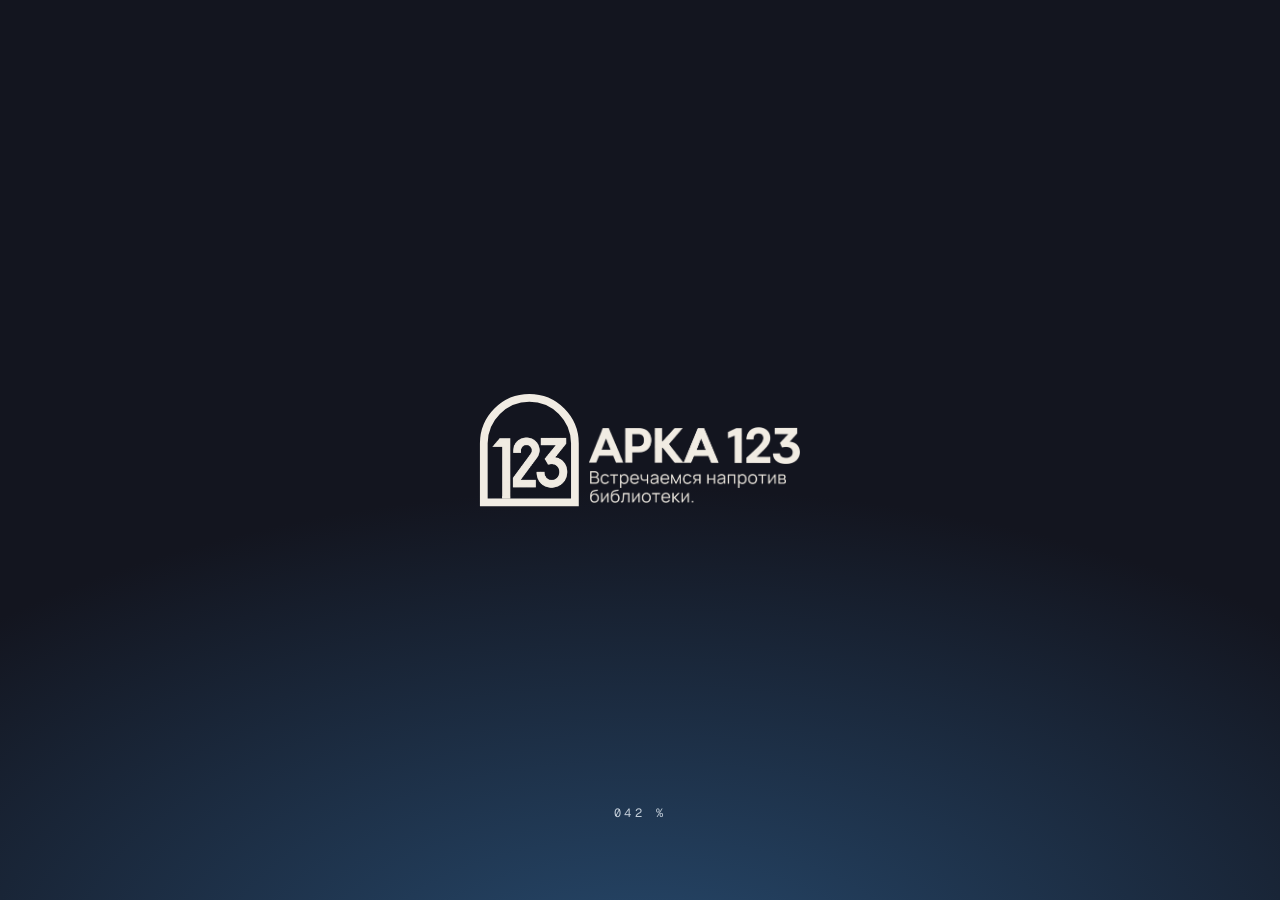
<file: index.html>
<!doctype html>
<html lang="ru" class="is-loading">
<head>
  <meta charset="utf-8">
  <meta name="viewport" content="width=device-width, initial-scale=1, viewport-fit=cover">
  <title>АРКА&nbsp;123&nbsp;— зал для&nbsp;мастер-классов напротив Национальной библиотеки</title>
  <meta name="description" content="Аренда зала 123 м² для мастер-классов, лекций и семинаров в Минске. Арочные окна с видом на Национальную библиотеку, потолки 4,5 м, проектор. Мстиславца, 10.">
  <meta name="theme-color" content="#13151F">
  <meta property="og:title" content="АРКА 123 — встречаемся напротив библиотеки">
  <meta property="og:description" content="Зал 123 м² для мастер-классов и семинаров с видом на Национальную библиотеку.">
  <meta property="og:image" content="assets/img/place/hall-wide.jpg">
  <link rel="icon" href="assets/img/favicon.svg" type="image/svg+xml">
  <link rel="preconnect" href="https://fonts.googleapis.com">
  <link rel="preconnect" href="https://fonts.gstatic.com" crossorigin>
  <link rel="stylesheet" href="https://fonts.googleapis.com/css2?family=Manrope:wght@400;600&family=Geist:wght@400;500&family=Geist+Mono:wght@400;500&display=swap">
  <link rel="stylesheet" href="css/style.css">
  <script src="js/logo.js" defer></script>
  <script src="js/scenes.js" defer></script>
  <script src="js/gallery.js" defer></script>
  <script src="js/main.js" defer></script>
  <script src="js/cursor.js" defer></script>
</head>
<body>
  <!-- Прелоадер: анимация логотипа (задание 1) -->
  <div class="loader" id="loader" role="status" aria-label="Загрузка">
    <div class="lockup" data-logo data-logo-portal></div>
    <div class="loader__count" aria-hidden="true">000&nbsp;%</div>
  </div>
  <noscript><style>.loader{display:none}.reveal>*,.reveal-self{opacity:1!important;transform:none!important;filter:none!important}</style></noscript>

  <a class="skip-link" href="#main">Перейти к&nbsp;содержимому</a>

  <header class="site-header">
    <a class="brand" href="#top" aria-label="АРКА 123, в начало">
      <span class="lockup" data-logo data-logo-hover></span>
    </a>
    <nav class="site-nav" id="site-nav" aria-label="Основная навигация">
      <a href="#top">Главная</a>
      <a href="#about">О&nbsp;зале</a>
      <a href="#room">Помещение</a>
      <a href="#formats">Форматы</a>
      <a href="#gallery">Галерея</a>
      <a href="#tariffs">Тарифы</a>
      <a href="#reviews">Отзывы</a>
      <a href="#contacts">Контакты</a>
    </nav>
    <a class="btn btn--small" href="#contacts">Забронировать</a>
    <button class="nav-toggle" type="button" aria-controls="site-nav" aria-expanded="false" aria-label="Меню">
      <span></span><span></span>
    </button>
  </header>

  <!-- Фон всего сайта: видео с Аркадием (задание 4, сделано в Kling).
       0 с — Аркадий на променаде у библиотеки → окно фасада разгорается порталом →
       вспышка → Аркадий в зале → камера поворачивает к окнам. 10 с. -->
  <div class="stage" data-video="assets/video/arkadiy.mp4" data-video-mobile="assets/video/arkadiy-m.mp4" aria-hidden="true">
    <div class="stage__shade"></div>
    <div class="stage__dim"></div>
  </div>

  <!-- Сцены. data-t — секунда видео, где сцена стоит на паузе;
       data-still — стоп-кадр этой секунды (пока видео грузится, без видео, «меньше движения»);
       data-bg — фото поверх видео (для сцен после конца ролика);
       data-side — сторона плашки; data-mx — какая часть кадра видна на телефоне (object-position по X);
       data-dur — длительность перехода в сцену; data-dim — приглушить светлый кадр. -->
  <main id="main" class="scenes">

    <section class="scene scene--hero" id="top" data-t="0" data-still="assets/img/stills/t-0.jpg" data-mx="50" data-mx-wide="25" data-name="Встреча">
      <div class="scene__panel scene__panel--bare reveal">
        <p class="eyebrow eyebrow--portal">Зал для&nbsp;мастер-классов · Минск</p>
        <h1>Встречаемся напротив библиотеки</h1>
        <p class="lead">123&nbsp;м² света, огромные арочные окна и&nbsp;вид на&nbsp;Национальную библиотеку. Листайте&nbsp;— Аркадий откроет вам дверь.</p>
        <div class="actions">
          <a class="btn" href="#contacts">Забронировать зал</a>
          <a class="btn btn--ghost" href="#room">Зал в&nbsp;3D</a>
        </div>
      </div>
    </section>

    <section class="scene" id="portal" data-t="2.15" data-still="assets/img/stills/t-2.15.jpg" data-mx="66" data-dur="2.2" data-name="Портал">
      <div class="scene__panel scene__panel--narrow reveal">
        <p class="eyebrow eyebrow--portal">Хранитель порталов</p>
        <h2>Одна арка&nbsp;— и&nbsp;вы уже в&nbsp;зале</h2>
        <p class="lead">Аркадий открывает двери туда, где встречаются мастера. Его портал&nbsp;— наше арочное окно 4&nbsp;×&nbsp;3&nbsp;метра.</p>
      </div>
    </section>

    <!-- Фирменный герой на сайте — проводник по залу. Описание идеи персонажа (задание 2) — в материалах к сдаче -->
    <section class="scene" id="arkadiy" data-t="5.04" data-still="assets/img/stills/t-5.04.jpg" data-mx="12" data-side="right" data-dur="2.2" data-dim data-name="Аркадий">
      <div class="scene__panel scene__panel--narrow reveal">
        <p class="eyebrow eyebrow--portal">Ваш проводник</p>
        <h2>Аркадий встретит вас у&nbsp;входа</h2>
        <p class="lead">Покажет зал, поможет с&nbsp;расстановкой и&nbsp;проектором&nbsp;— вам останется только начать.</p>
      </div>
    </section>

    <section class="scene" id="about" data-t="9.9" data-still="assets/img/stills/t-9.9.jpg" data-mx="60" data-dur="2.6" data-dim data-name="О зале">
      <div class="scene__panel reveal">
        <p class="eyebrow">Об&nbsp;АРКА&nbsp;123</p>
        <h2>Светлый зал, в&nbsp;котором хочется учиться</h2>
        <p class="lead">Пространство для&nbsp;мастер-классов, лекций, тренингов и&nbsp;стратегических сессий на&nbsp;первой линии у&nbsp;Национальной библиотеки.</p>
        <p>Название&nbsp;— это и&nbsp;есть адрес: здание из&nbsp;двух высоких домов соединено аркой, а&nbsp;через неё с&nbsp;променада открывается вид на&nbsp;библиотеку. Цифры 123&nbsp;— площадь зала в&nbsp;квадратных метрах.</p>
        <ul class="facts" aria-label="Цифры о зале">
          <li><b>123&nbsp;м²</b><span>без&nbsp;перегородок</span></li>
          <li><b>4,5&nbsp;м</b><span>потолки</span></li>
          <li><b>4&nbsp;×&nbsp;3&nbsp;м</b><span>арочные окна</span></li>
          <li><b>до&nbsp;85</b><span>гостей</span></li>
        </ul>
      </div>
    </section>

    <!-- Наше помещение: 3D (задание 3) -->
    <section class="scene" id="room" data-t="10" data-dur="1" data-dim data-name="Помещение">
      <div class="scene__panel scene__panel--wide reveal">
        <div class="panel-head">
          <div>
            <p class="eyebrow">Наше помещение</p>
            <h2>Покрутите зал и&nbsp;выберите расстановку</h2>
          </div>
          <a class="link-mono" href="room3d/index.html#entry" target="_blank" rel="noopener" data-room-full>Открыть на&nbsp;весь экран ↗</a>
        </div>
        <div class="room3d">
          <iframe data-room3d="room3d/index.html#entry" title="Зал АРКА 123 в 3D: пустой, мастер-класс, большой стол, отдельные столы" allowfullscreen></iframe>
          <button class="btn btn--small room3d__close" type="button" data-room-close>Свернуть ✕</button>
        </div>
      </div>
    </section>

    <!-- Наши услуги и цены -->
    <section class="scene" id="formats" data-t="10" data-bg="assets/img/hall/07.jpg" data-dim data-name="Форматы">
      <div class="scene__panel scene__panel--wide reveal">
        <div class="panel-head">
          <div>
            <p class="eyebrow">Наши услуги и&nbsp;цены</p>
            <h2>Под&nbsp;любой формат</h2>
          </div>
          <p class="hint">Мебель расставим заранее&nbsp;— вы приходите, когда всё готово.</p>
        </div>
        <ul class="cards cards--4">
          <li class="card">
            <h3>Мастер-класс и&nbsp;лекция</h3>
            <p>Ряды стульев, экран и&nbsp;проектор у&nbsp;глухой стены&nbsp;— свет из&nbsp;окон не&nbsp;засвечивает слайды.</p>
            <p class="card__meta"><span>до&nbsp;85&nbsp;гостей</span><b>от&nbsp;70&nbsp;BYN / час</b></p>
          </li>
          <li class="card">
            <h3>Воркшоп</h3>
            <p>Шесть столов по&nbsp;шесть мест, флипчарт в&nbsp;центре зала для&nbsp;ведущего.</p>
            <p class="card__meta"><span>до&nbsp;36&nbsp;гостей</span><b>от&nbsp;70&nbsp;BYN / час</b></p>
          </li>
          <li class="card">
            <h3>Стратегическая сессия</h3>
            <p>Один стол 7,4&nbsp;м вдоль окон, вода и&nbsp;блокноты на&nbsp;каждом месте.</p>
            <p class="card__meta"><span>до&nbsp;22&nbsp;гостей</span><b>от&nbsp;80&nbsp;BYN / час</b></p>
          </li>
          <li class="card">
            <h3>Фото- и&nbsp;видеосъёмка</h3>
            <p>Мягкий дневной свет из&nbsp;арочных окон и&nbsp;паркет «ёлочкой» в&nbsp;кадре.</p>
            <p class="card__meta"><span>пустой зал</span><b>от&nbsp;60&nbsp;BYN / час</b></p>
          </li>
        </ul>
      </div>
    </section>

    <!-- Фотогалерея -->
    <section class="scene" id="gallery" data-t="10" data-bg="assets/img/hall/04.jpg" data-dim data-name="Галерея">
      <div class="scene__panel scene__panel--wide reveal">
        <div class="panel-head">
          <div>
            <p class="eyebrow">Фотогалерея</p>
            <h2>Зал без&nbsp;фильтров</h2>
          </div>
          <p class="hint">Наведите курсор к&nbsp;краю ленты или нажмите на&nbsp;фото. На&nbsp;телефоне&nbsp;— свайп по&nbsp;ленте.</p>
        </div>
        <div class="gallery">
          <div class="gallery__track" id="gallery-track" tabindex="0" aria-label="Фотографии зала: листайте стрелками влево и вправо">
            <img data-src="assets/img/hall/01.jpg" alt="Вид на Национальную библиотеку">
            <img data-src="assets/img/hall/02.jpg" alt="Потолки 4,5 метра">
            <img data-src="assets/img/hall/03.jpg" alt="33 светильника">
            <img data-src="assets/img/hall/04.jpg" alt="Два арочных окна">
            <img data-src="assets/img/hall/05.jpg" alt="Окна 4 × 3 метра">
            <img data-src="assets/img/hall/06.jpg" alt="Сервисная ниша">
            <img data-src="assets/img/hall/07.jpg" alt="123 м² без перегородок">
            <img data-src="assets/img/hall/08.jpg" alt="Много дневного света">
            <img data-src="assets/img/hall/09.jpg" alt="Стеклянная стена">
            <img data-src="assets/img/hall/10.jpg" alt="Вход из холла">
            <img data-src="assets/img/hall/11.jpg" alt="Коридор этажа">
          </div>
          <div class="gallery__meta"><span class="gallery__cap" id="gallery-cap">Вид на&nbsp;Национальную библиотеку</span><span id="gallery-num">01&nbsp;/ 11</span></div>
        </div>
      </div>
    </section>

    <!-- Тарифы и услуги -->
    <section class="scene" id="tariffs" data-t="10" data-bg="assets/img/hall/03.jpg" data-dim data-name="Тарифы">
      <div class="scene__panel scene__panel--wide scene__panel--tariffs reveal">
        <div class="panel-head">
          <div>
            <p class="eyebrow">Тарифы и&nbsp;услуги</p>
            <h2>Платите только за&nbsp;своё время</h2>
          </div>
          <p class="hint">Во&nbsp;все тарифы входят проектор с&nbsp;экраном, флипчарт, Wi-Fi, мебель и&nbsp;кулер с&nbsp;водой.</p>
        </div>
        <div class="cards cards--4">
          <article class="card">
            <h3>Почасовой</h3>
            <p class="price"><b>70</b> BYN / час</p>
            <ul><li>Минимум 2&nbsp;часа</li><li>Будни и&nbsp;выходные</li></ul>
          </article>
          <article class="card card--accent">
            <p class="card__badge">Чаще всего берут</p>
            <h3>Полдня</h3>
            <p class="price"><b>250</b> BYN / 4&nbsp;часа</p>
            <ul><li>9:00–13:00&nbsp;или 14:00–18:00</li><li>30&nbsp;минут на&nbsp;подготовку бесплатно</li></ul>
          </article>
          <article class="card">
            <h3>Весь день</h3>
            <p class="price"><b>450</b> BYN / 9&nbsp;часов</p>
            <ul><li>С&nbsp;9:00&nbsp;до&nbsp;18:00</li><li>Смена расстановки в&nbsp;перерыве</li></ul>
          </article>
          <article class="card">
            <h3>Регулярный</h3>
            <p class="price"><b>−15%</b> от&nbsp;тарифа</p>
            <ul><li>От&nbsp;4&nbsp;мероприятий в&nbsp;месяц</li><li>Хранение реквизита</li></ul>
          </article>
        </div>
        <ul class="extras" aria-label="Дополнительные услуги">
          <li><span>Кофе-брейк</span><b>от&nbsp;12&nbsp;BYN / гость</b></li>
          <li><span>Микрофоны и&nbsp;акустика</span><b>30&nbsp;BYN</b></li>
          <li><span>Онлайн-трансляция</span><b>80&nbsp;BYN</b></li>
          <li><span>Фотограф</span><b>от&nbsp;150&nbsp;BYN</b></li>
        </ul>
      </div>
    </section>

    <!-- Отзывы -->
    <section class="scene" id="reviews" data-t="10" data-bg="assets/img/hall/05.jpg" data-dim data-name="Отзывы">
      <div class="scene__panel scene__panel--wide reveal">
        <p class="eyebrow">Отзывы</p>
        <h2>Нас выбирают мастера</h2>
        <div class="cards cards--3">
          <figure class="card review">
            <blockquote>Проводила курс по&nbsp;акварели: свет из&nbsp;окон такой, что лампы не&nbsp;включали до&nbsp;вечера. Ученики первым делом фотографировали библиотеку.</blockquote>
            <figcaption><b>Ольга</b><span>мастер-класс по&nbsp;акварели, 18&nbsp;человек</span></figcaption>
          </figure>
          <figure class="card review">
            <blockquote>Стратегическая сессия на&nbsp;20&nbsp;человек за&nbsp;одним столом. Проектор не&nbsp;пришлось подстраивать&nbsp;— всё уже стояло.</blockquote>
            <figcaption><b>Дмитрий</b><span>руководитель отдела, IT-компания</span></figcaption>
          </figure>
          <figure class="card review">
            <blockquote>Лекция на&nbsp;70&nbsp;гостей&nbsp;— и&nbsp;не&nbsp;душно: потолки высокие. Место легко объяснить: «напротив библиотеки»&nbsp;— и&nbsp;все нашли.</blockquote>
            <figcaption><b>Анна</b><span>организатор лекториев</span></figcaption>
          </figure>
        </div>
      </div>
    </section>

    <!-- Контакты и бронирование: финал снова у библиотеки — плашка справа, Аркадий и библиотека открыты -->
    <section class="scene" id="contacts" data-t="10" data-bg="assets/img/place/promenade-evening.jpg" data-mx-wide="25" data-name="Контакты">
      <div class="scene__panel scene__panel--contacts reveal">
        <p class="eyebrow eyebrow--portal">Контакты</p>
        <h2>Встречаемся напротив библиотеки</h2>
        <ul class="contact-list">
          <li><span>Адрес</span><a href="https://yandex.by/maps/?text=%D0%9C%D0%B8%D0%BD%D1%81%D0%BA%2C%20%D0%9C%D1%81%D1%82%D0%B8%D1%81%D0%BB%D0%B0%D0%B2%D1%86%D0%B0%2C%2010" target="_blank" rel="noopener">Минск, ул.&nbsp;Мстиславца,&nbsp;10</a></li>
          <li><span>Телефон</span><a href="tel:+375290000123">+375&nbsp;29&nbsp;000-01-23</a></li>
          <li><span>Почта</span><a href="mailto:hello@arka123.by">hello@arka123.by</a></li>
          <li><span>Часы</span><div>Ежедневно <time>8:00–22:00</time></div></li>
        </ul>
        <!-- на телефоне форма свёрнута за кнопкой, чтобы плашка не закрывала лицо Аркадия -->
        <div class="contact-actions">
          <button class="btn book-toggle" type="button" aria-expanded="false" aria-controls="book-form">Оставить заявку</button>
          <a class="btn btn--ghost" href="tel:+375290000123">Позвонить</a>
        </div>
        <form class="book-form" id="book-form" novalidate>
          <div class="book-form__head"><h3 class="book-form__title">Заявка на&nbsp;бронирование</h3><button class="book-back" type="button">← Контакты</button></div>
          <div class="book-form__row">
            <label>Имя<input name="name" autocomplete="name" required></label>
            <label>Телефон<input name="phone" type="tel" autocomplete="tel" required placeholder="+375"></label>
          </div>
          <div class="book-form__row book-form__row--submit">
            <label>Дата<input name="date" type="date" required></label>
            <button class="btn" type="submit">Забронировать</button>
          </div>
          <p class="form-done" hidden tabindex="-1">Спасибо! Аркадий уже открывает портал&nbsp;— перезвоним в&nbsp;течение часа.</p>
        </form>
      </div>
    </section>

    <!-- Футер (бриф: хедер / футер) — последний шаг после «Контактов»: тот же вечерний кадр, снизу визитка с колонками -->
    <section class="scene scene--footer" id="footer" data-t="10" data-bg="assets/img/place/promenade-evening.jpg" data-mx-wide="25" data-dur=".8" data-name="Футер">
      <footer class="scene__panel scene__panel--wide site-footer reveal">
        <div class="site-footer__cols">
          <div class="site-footer__brand">
            <a class="site-footer__logo" href="#top" aria-label="АРКА 123, в начало"><span class="lockup" data-logo></span></a>
            <p>Зал 123&nbsp;м² с&nbsp;арочными окнами для&nbsp;мастер-классов, лекций и&nbsp;семинаров</p>
          </div>
          <nav class="site-footer__col" aria-label="Зал">
            <p class="site-footer__lbl">Зал</p>
            <a href="#about">О&nbsp;зале</a>
            <a href="#room">Помещение в&nbsp;3D</a>
            <a href="#gallery">Галерея</a>
          </nav>
          <nav class="site-footer__col" aria-label="Аренда">
            <p class="site-footer__lbl">Аренда</p>
            <a href="#formats">Форматы</a>
            <a href="#tariffs">Тарифы</a>
            <a href="#reviews">Отзывы</a>
          </nav>
          <div class="site-footer__col">
            <p class="site-footer__lbl">Контакты</p>
            <a class="site-footer__strong" href="tel:+375290000123">+375&nbsp;29&nbsp;000-01-23</a>
            <a href="mailto:hello@arka123.by">hello@arka123.by</a>
            <a href="https://yandex.by/maps/?text=%D0%9C%D0%B8%D0%BD%D1%81%D0%BA%2C%20%D0%9C%D1%81%D1%82%D0%B8%D1%81%D0%BB%D0%B0%D0%B2%D1%86%D0%B0%2C%2010" target="_blank" rel="noopener">Минск, ул.&nbsp;Мстиславца,&nbsp;10</a>
          </div>
        </div>
        <div class="site-footer__bottom">
          <span>&copy; <span data-year></span> АРКА&nbsp;123</span>
          <span>Ежедневно <time>8:00–22:00</time></span>
          <a class="btn site-footer__cta" href="#contacts">Забронировать зал</a>
        </div>
      </footer>
    </section>
  </main>

  <!-- Счётчик сцен и кнопка «дальше» — общие для всех сцен -->
  <div class="scene-ui" aria-hidden="true">
    <div class="scene-counter"><span id="scene-num">01</span><span class="scene-counter__bar"><i id="scene-bar"></i></span><span id="scene-name">Встреча</span></div>
  </div>
  <button class="scene-next" type="button" aria-label="Следующий раздел"><svg viewBox="0 0 16 16" width="16" height="16" aria-hidden="true" focusable="false"><path d="M8 2v11M3 8.5 8 13.5 13 8.5" fill="none" stroke="currentColor" stroke-width="1.5" stroke-linecap="round" stroke-linejoin="round"/></svg></button>
</body>
</html>
</file>
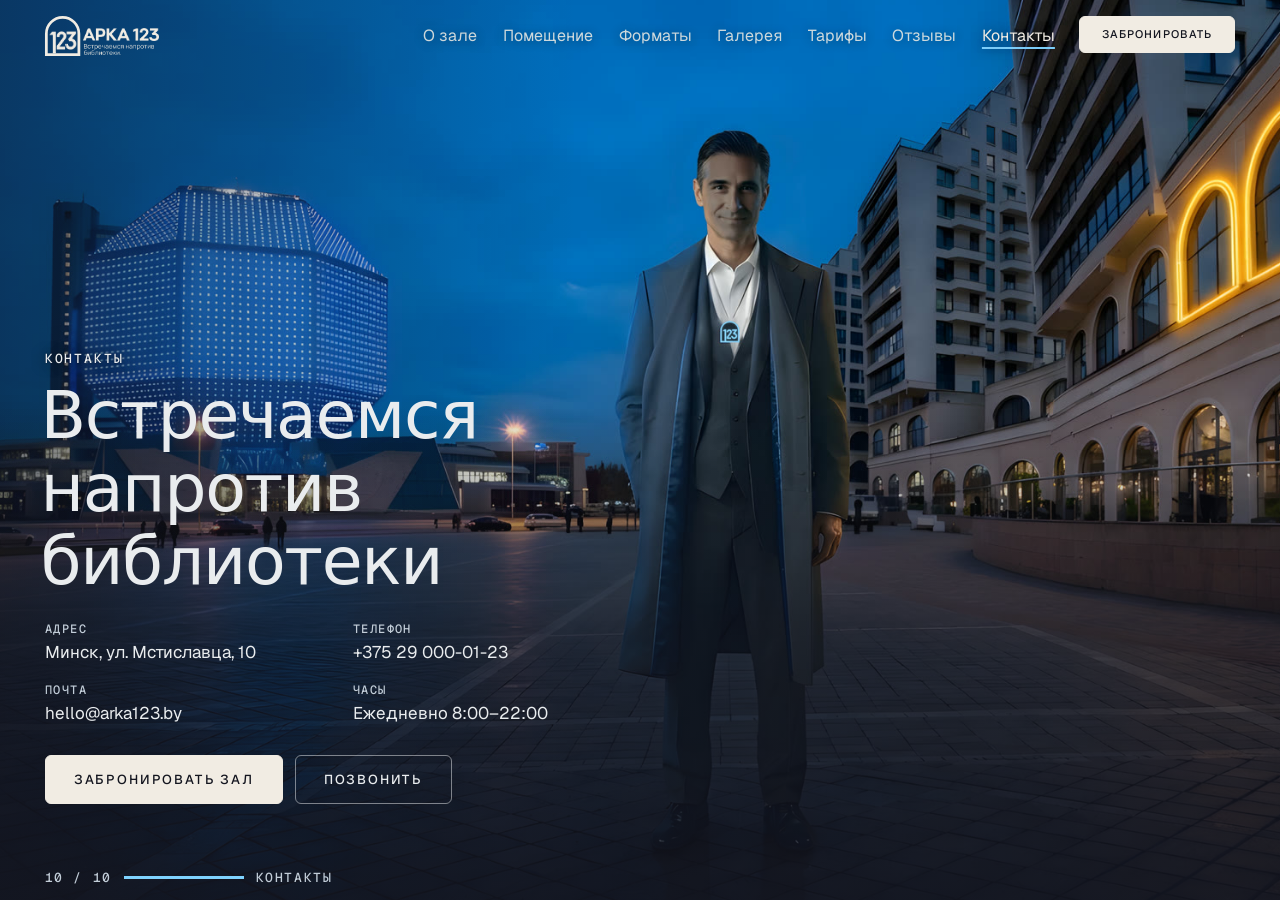
<file: design/mock/contacts.html>
<!doctype html>
<!-- Макет экрана «Контакты» для выбора раскладки: ?v=1 — как первый экран, ?v=1open — то же с открытой формой, ?v=3 — компактная плашка слева.
     Стили сайта настоящие; добавлены только правила макета ниже. -->
<html lang="ru" class="scenes-on">
<head>
  <meta charset="utf-8">
  <base href="../../">
  <link rel="stylesheet" href="https://fonts.googleapis.com/css2?family=Inter+Tight:wght@300;400;500&family=Geist:wght@400;500&family=Geist+Mono:wght@400;500&display=block">
  <link rel="stylesheet" href="css/style.css">
  <style>
    /* вариант 1: контакты строками под заголовком */
    .contact-lines { display: grid; grid-template-columns: auto auto; gap: 14px 40px; margin-top: 22px; }
    .contact-lines span { display: block; font: 500 12px/1.6 var(--f-mono); letter-spacing: .12em; text-transform: uppercase; color: var(--text-soft); }
    .contact-lines a, .contact-lines b { font-weight: 400; font-size: 17px; color: var(--text); text-decoration: none; }
    /* вариант 1: форма — стеклянная полоса слева, как меню */
    .book-strip { position: fixed; z-index: 45; inset: 0 auto 0 0; width: min(400px, 90vw); padding: calc(var(--header-h) + 40px) var(--edge) 32px;
      background: var(--glass); -webkit-backdrop-filter: blur(16px) saturate(1.1); backdrop-filter: blur(16px) saturate(1.1); border-right: 1px solid var(--line);
      display: grid; align-content: start; gap: 16px; }
    .book-strip[hidden] { display: none; }
    .form-open #v1 .scene__panel { opacity: 0; }   /* пока форма открыта, текст под ней гаснет */
    .book-strip h3 { font: 300 30px/1.1 var(--f-display); }
    .book-strip p { color: var(--text-soft); font-size: 15px; }
    .book-strip label { display: grid; gap: 6px; font-size: 14px; color: var(--text-soft); }
    .book-strip input { background: rgba(19, 21, 31, .7); border: 1px solid var(--line); border-radius: var(--r-btn); padding: 12px; color: var(--text); color-scheme: dark; font: inherit; }
    .book-strip .btn { margin-top: 8px; }
    .book-strip__close { position: absolute; top: 16px; right: 16px; width: 40px; height: 40px; border: 1px solid rgba(233, 236, 238, .35); border-radius: var(--r-btn); background: none; color: var(--text); font-size: 18px; }
    /* вариант 3: плашка слева, уже */
    .v3 .scene__panel--contacts { max-width: 400px; }
    .v3 .contact-list { grid-template-columns: 1fr; }
    .v3 .book-form__row { grid-template-columns: minmax(0, 1fr) minmax(0, 1fr); }
    .v3 .book-form input { min-width: 0; }
    .v3 .book-form .btn { padding-inline: 16px; }
  </style>
  <script src="js/logo.js" defer></script>
</head>
<body>
  <header class="site-header">
    <a class="brand" href="#"><span class="lockup" data-logo></span></a>
    <nav class="site-nav"><a href="#">О зале</a><a href="#">Помещение</a><a href="#">Форматы</a><a href="#">Галерея</a><a href="#">Тарифы</a><a href="#">Отзывы</a><a href="#" class="is-current">Контакты</a></nav>
    <a class="btn btn--small" href="#">Забронировать</a>
    <button class="nav-toggle" type="button"><span></span><span></span></button>
  </header>

  <div class="stage is-on" id="stage" style="--mx: 25% 50%">
    <div class="stage__layer stage__layer--bg is-on" style="background-image: url(assets/img/place/promenade-evening.jpg); transform: scale(1.02)"></div>
    <div class="stage__shade"></div>
  </div>

  <main class="scenes">
    <!-- вариант 1 -->
    <section class="scene scene--hero is-active" id="v1">
      <div class="scene__panel scene__panel--bare reveal in">
        <p class="eyebrow">Контакты</p>
        <h1>Встречаемся напротив библиотеки</h1>
        <div class="contact-lines">
          <div><span>Адрес</span><a href="#">Минск, ул. Мстиславца,&nbsp;10</a></div>
          <div><span>Телефон</span><a href="#">+375&nbsp;29&nbsp;000-01-23</a></div>
          <div><span>Почта</span><a href="#">hello@arka123.by</a></div>
          <div><span>Часы</span><b>Ежедневно 8:00–22:00</b></div>
        </div>
        <div class="actions">
          <a class="btn" href="#">Забронировать зал</a>
          <a class="btn btn--ghost" href="#">Позвонить</a>
        </div>
      </div>
    </section>

    <!-- вариант 3 -->
    <section class="scene v3" id="v3">
      <div class="scene__panel scene__panel--contacts reveal in">
        <p class="eyebrow eyebrow--portal">Контакты</p>
        <h2>Встречаемся напротив библиотеки</h2>
        <ul class="contact-list">
          <li><span>Адрес</span><a href="#">Минск, ул. Мстиславца,&nbsp;10</a></li>
          <li><span>Телефон</span><a href="#">+375&nbsp;29&nbsp;000-01-23</a></li>
          <li><span>Почта</span><a href="#">hello@arka123.by</a></li>
          <li><span>Часы</span>Ежедневно 8:00–22:00</li>
        </ul>
        <form class="book-form">
          <div class="book-form__row">
            <label>Имя<input></label>
            <label>Телефон<input placeholder="+375"></label>
          </div>
          <div class="book-form__row book-form__row--submit">
            <label>Дата<input type="date"></label>
            <button class="btn" type="button">Забронировать</button>
          </div>
        </form>
        <footer class="site-footer">© 2026 АРКА&nbsp;123&nbsp;· Минск, ул. Мстиславца, 10</footer>
      </div>
    </section>
  </main>

  <aside class="book-strip" id="strip" hidden>
    <button class="book-strip__close" type="button">×</button>
    <p class="eyebrow eyebrow--portal">Бронирование</p>
    <h3>Оставьте заявку&nbsp;— перезвоним в&nbsp;течение часа</h3>
    <label>Имя<input></label>
    <label>Телефон<input placeholder="+375"></label>
    <label>Дата<input type="date"></label>
    <button class="btn" type="button">Отправить заявку</button>
    <p>Или позвоните: +375&nbsp;29&nbsp;000-01-23</p>
  </aside>

  <div class="scene-ui"><div class="scene-counter"><span>10 / 10</span><span class="scene-counter__bar"><i style="width: 100%"></i></span><span>Контакты</span></div></div>

  <script>
    const v = new URLSearchParams(location.search).get("v") || "1";
    const v1 = document.getElementById("v1"), v3 = document.getElementById("v3");
    if (v === "3") {
      v1.classList.remove("is-active"); v3.classList.add("is-active");
      document.getElementById("stage").dataset.shade = "";
    } else {
      document.getElementById("stage").dataset.shade = "hero";
      if (v === "1open") { document.getElementById("strip").hidden = false; document.documentElement.classList.add("form-open"); }
    }
  </script>
</body>
</html>
</file>
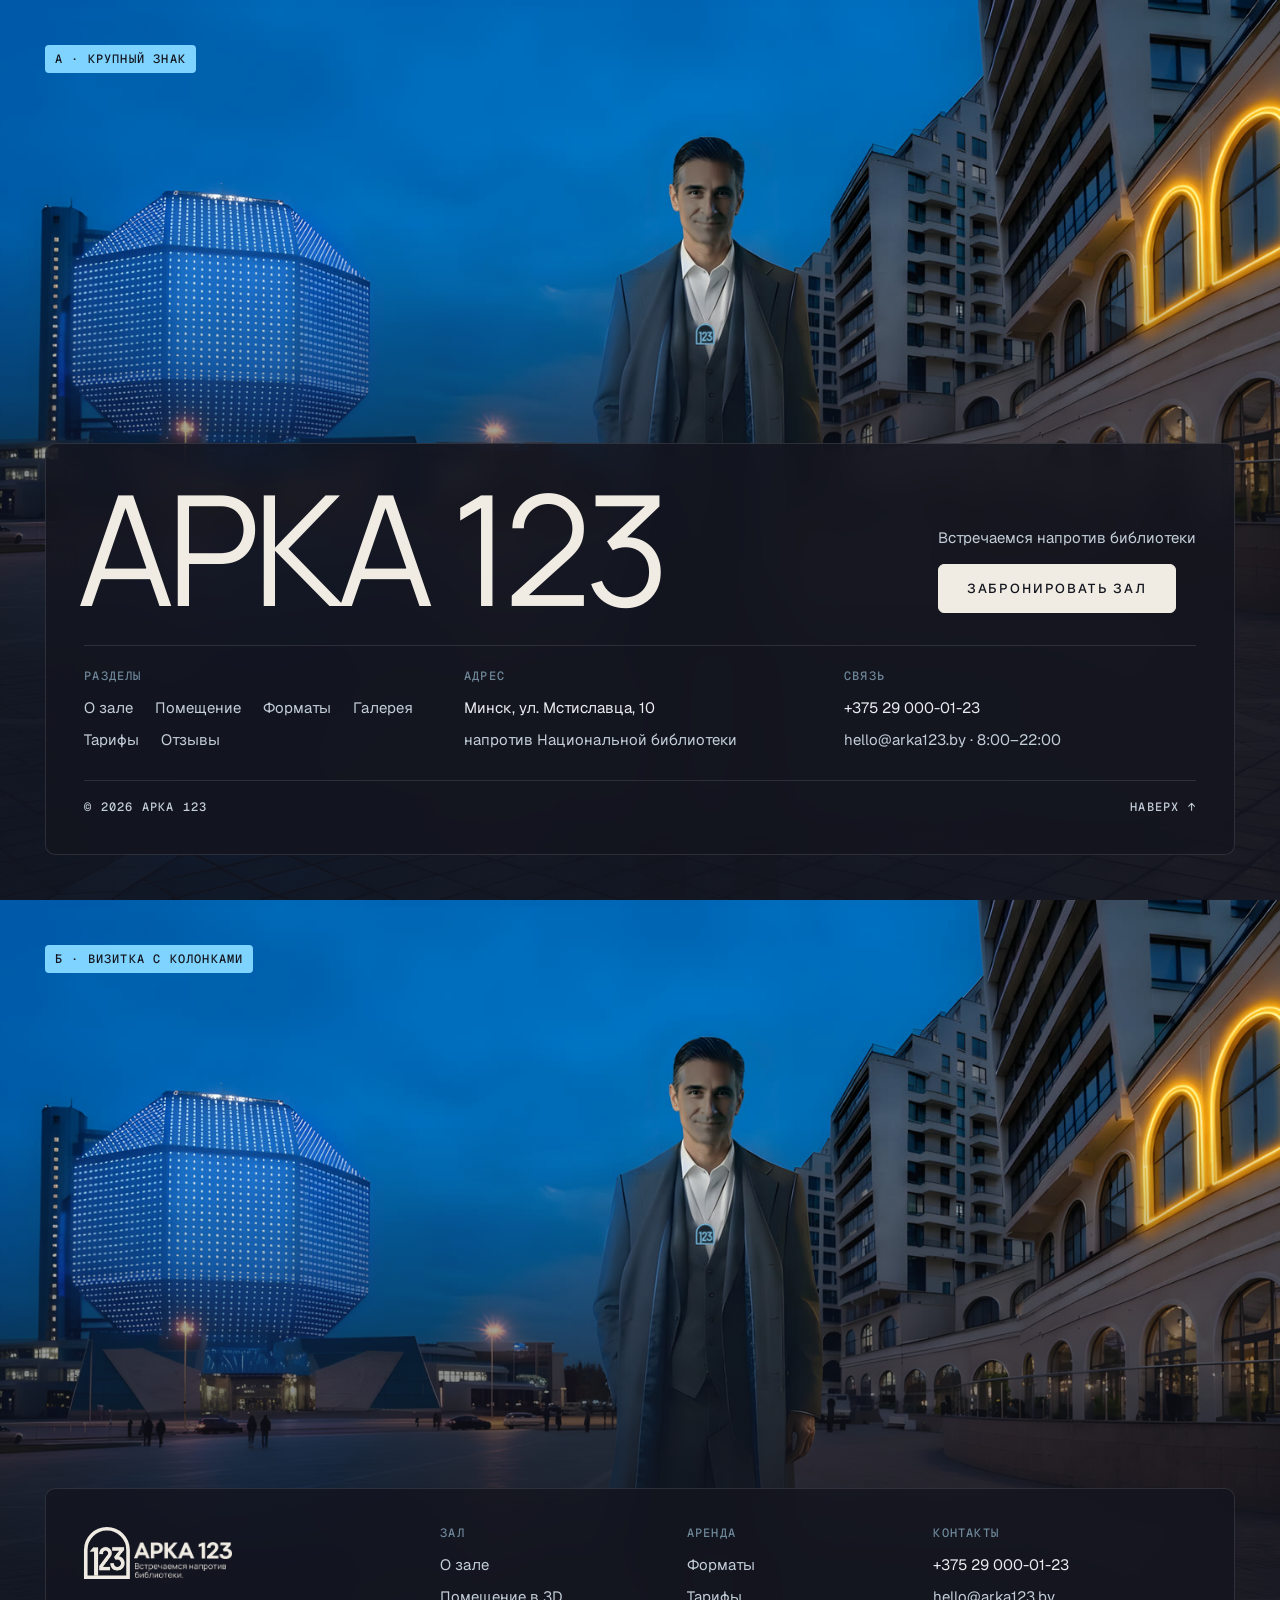
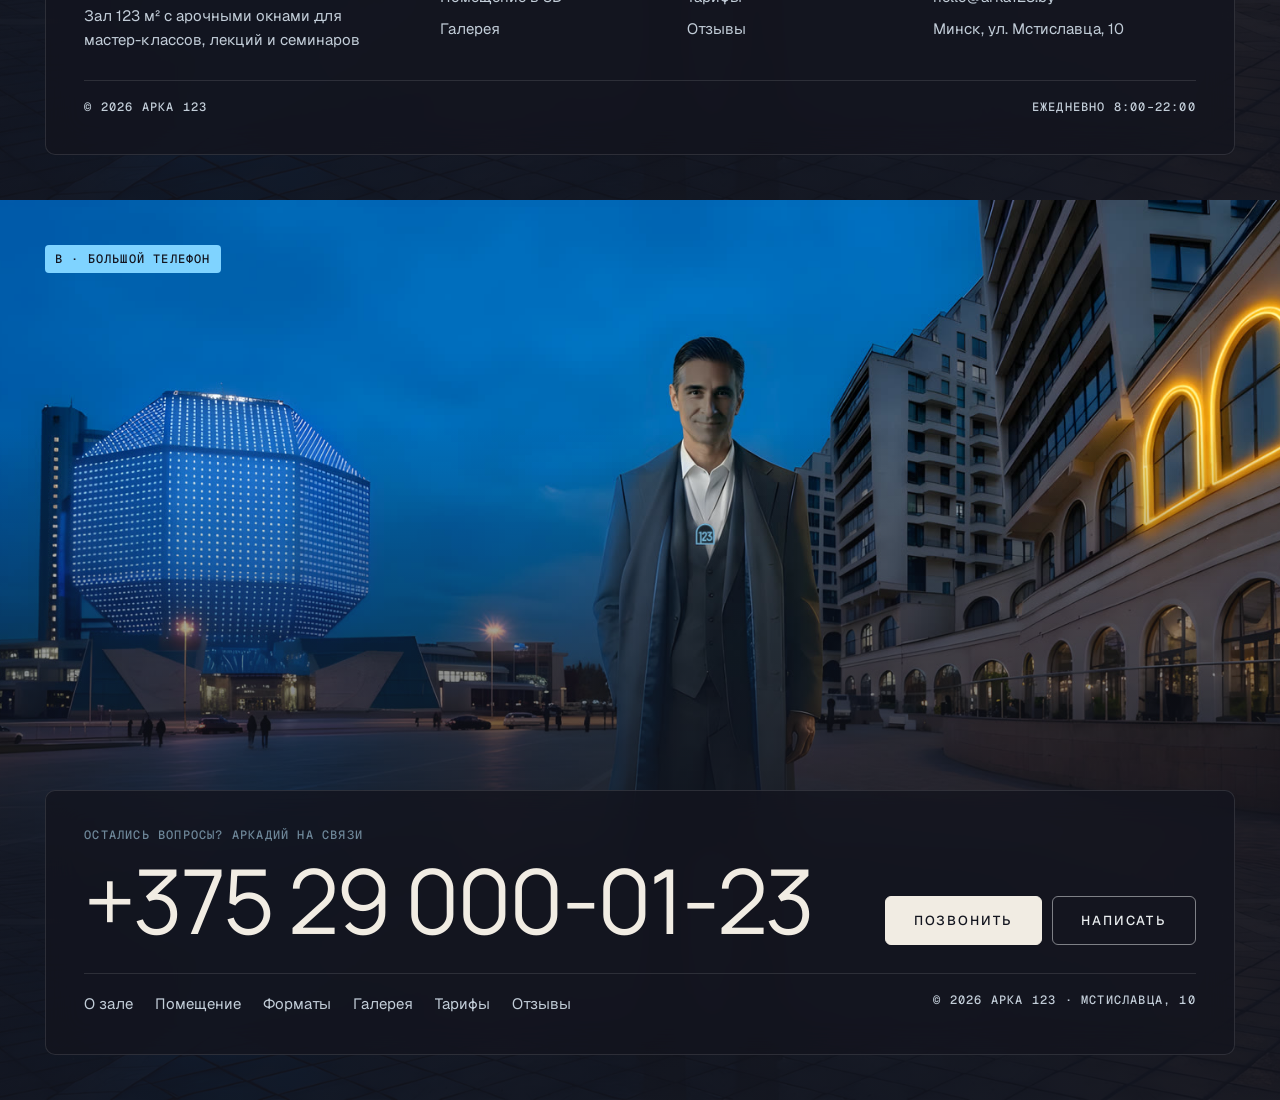
<file: design/mock/footer.html>
<!doctype html>
<html lang="ru">
<head>
<meta charset="utf-8">
<base href="../../">
<meta name="viewport" content="width=device-width, initial-scale=1">
<title>Футер — три варианта</title>
<link rel="preconnect" href="https://fonts.googleapis.com">
<link rel="preconnect" href="https://fonts.gstatic.com" crossorigin>
<link rel="stylesheet" href="https://fonts.googleapis.com/css2?family=Manrope:wght@400;600&family=Geist:wght@400;500&family=Geist+Mono:wght@400;500&display=swap">
<link rel="stylesheet" href="css/style.css">
<style>
  /* Стенд: каждый вариант — отдельный экран на вечернем фоне, футер — последний шаг после «Контактов» */
  html, body { overflow: auto; height: auto; }
  .v { position: relative; min-height: 100vh; min-height: 100svh; display: flex; flex-direction: column; justify-content: flex-end;
       padding: var(--edge); background: url(assets/img/place/promenade-evening.jpg) 30% center / cover; }
  .v::before { content: ""; position: absolute; inset: 0; background: linear-gradient(180deg, rgba(19, 21, 31, 0) 25%, rgba(19, 21, 31, .85) 75%); }
  .v > * { position: relative; }
  .tag { position: absolute; top: var(--edge); left: var(--edge); font: 500 12px/1 var(--f-mono); letter-spacing: .1em; text-transform: uppercase;
         background: var(--portal); color: var(--night); padding: 8px 10px; border-radius: var(--r-badge); }
  .ft { background: var(--glass); -webkit-backdrop-filter: blur(16px); backdrop-filter: blur(16px); border: 1px solid var(--line);
        border-radius: var(--radius); padding: clamp(22px, 3vw, 40px); color: var(--text-soft); font-size: 15px; }
  .ft a { text-decoration: none; } .ft a:hover { color: var(--portal); }
  .lbl { font: 500 12px/1 var(--f-mono); letter-spacing: .1em; text-transform: uppercase; color: var(--muted); margin-bottom: 14px; }
  .ft b { color: var(--text); font-weight: 400; }
  .row { display: flex; flex-wrap: wrap; justify-content: space-between; align-items: flex-end; gap: 20px 40px; }
  .bottom { margin-top: 28px; padding-top: 18px; border-top: 1px solid var(--line); display: flex; flex-wrap: wrap; justify-content: space-between; gap: 10px 24px;
            font: 500 12px/1.4 var(--f-mono); letter-spacing: .1em; text-transform: uppercase; }
  .cols { display: grid; gap: 28px; }
  .list { display: grid; gap: 8px; }
  /* А */
  .huge { font: 400 clamp(56px, 12vw, 190px)/.85 var(--f-display); letter-spacing: -.045em; color: var(--paper); margin-left: -.05em; }
  .a .cols { grid-template-columns: repeat(3, minmax(0, 1fr)); margin-top: 32px; padding-top: 24px; border-top: 1px solid var(--line); }
  .a .nav { display: flex; flex-wrap: wrap; gap: 8px 22px; }
  /* Б */
  .b .cols { grid-template-columns: 1.5fr 1fr 1fr 1.2fr; }
  .b .lockup { --h: 52px; color: var(--paper); }
  .b p.about { margin-top: 18px; max-width: 30ch; }
  /* В */
  .phone { font: 400 clamp(40px, 7vw, 104px)/1 var(--f-display); letter-spacing: -.03em; color: var(--paper); white-space: nowrap; }
  .c .acts { display: flex; gap: 10px; }
  .c .nav { display: flex; flex-wrap: wrap; gap: 8px 22px; }
  @media (max-width: 860px) {
    .a .cols { grid-template-columns: minmax(0, 1fr) minmax(0, 1fr); }
    .a .cols > :first-child { grid-column: 1 / -1; }
    .b .cols { grid-template-columns: minmax(0, 1fr) minmax(0, 1fr); }
    .b .cols > :first-child, .b .cols > :last-child { grid-column: 1 / -1; }
  }
  @media (max-width: 560px) {
    .ft { font-size: 14px; }
    .phone { font-size: 34px; }
    .c .acts { width: 100%; } .c .acts .btn { flex: 1; }
  }
</style>
</head>
<body>

<!-- А. Крупный знак -->
<section class="v a">
  <span class="tag">А · крупный знак</span>
  <footer class="ft">
    <div class="row">
      <div class="huge">АРКА 123</div>
      <div style="display:grid;gap:14px;justify-items:start">
        <span>Встречаемся напротив библиотеки</span>
        <a class="btn" href="#">Забронировать зал</a>
      </div>
    </div>
    <div class="cols">
      <div><p class="lbl">Разделы</p><nav class="nav"><a href="#">О&nbsp;зале</a><a href="#">Помещение</a><a href="#">Форматы</a><a href="#">Галерея</a><a href="#">Тарифы</a><a href="#">Отзывы</a></nav></div>
      <div><p class="lbl">Адрес</p><div class="list"><b>Минск, ул.&nbsp;Мстиславца,&nbsp;10</b><span>напротив Национальной библиотеки</span></div></div>
      <div><p class="lbl">Связь</p><div class="list"><b>+375&nbsp;29&nbsp;000-01-23</b><span>hello@arka123.by · 8:00–22:00</span></div></div>
    </div>
    <div class="bottom"><span>© 2026 АРКА&nbsp;123</span><a href="#">Наверх ↑</a></div>
  </footer>
</section>

<!-- Б. Визитка с колонками -->
<section class="v b">
  <span class="tag">Б · визитка с колонками</span>
  <footer class="ft">
    <div class="cols">
      <div><span class="lockup" data-logo></span><p class="about">Зал 123&nbsp;м² с&nbsp;арочными окнами для мастер-классов, лекций и&nbsp;семинаров</p></div>
      <div><p class="lbl">Зал</p><div class="list"><a href="#">О&nbsp;зале</a><a href="#">Помещение в&nbsp;3D</a><a href="#">Галерея</a></div></div>
      <div><p class="lbl">Аренда</p><div class="list"><a href="#">Форматы</a><a href="#">Тарифы</a><a href="#">Отзывы</a></div></div>
      <div><p class="lbl">Контакты</p><div class="list"><b>+375&nbsp;29&nbsp;000-01-23</b><a href="#">hello@arka123.by</a><span>Минск, ул.&nbsp;Мстиславца,&nbsp;10</span></div></div>
    </div>
    <div class="bottom"><span>© 2026 АРКА&nbsp;123</span><span>Ежедневно 8:00–22:00</span></div>
  </footer>
</section>

<!-- В. Большой телефон -->
<section class="v c">
  <span class="tag">В · большой телефон</span>
  <footer class="ft">
    <p class="lbl">Остались вопросы? Аркадий на&nbsp;связи</p>
    <div class="row">
      <a class="phone" href="#">+375&nbsp;29&nbsp;000-01-23</a>
      <div class="acts"><a class="btn" href="#">Позвонить</a><a class="btn btn--ghost" href="#">Написать</a></div>
    </div>
    <div class="bottom" style="font:inherit;letter-spacing:0;text-transform:none">
      <nav class="nav"><a href="#">О&nbsp;зале</a><a href="#">Помещение</a><a href="#">Форматы</a><a href="#">Галерея</a><a href="#">Тарифы</a><a href="#">Отзывы</a></nav>
      <span style="font:500 12px/1.4 var(--f-mono);letter-spacing:.1em;text-transform:uppercase">© 2026 АРКА&nbsp;123 · Мстиславца,&nbsp;10</span>
    </div>
  </footer>
</section>

<script src="js/logo.js"></script>
</body>
</html>
</file>
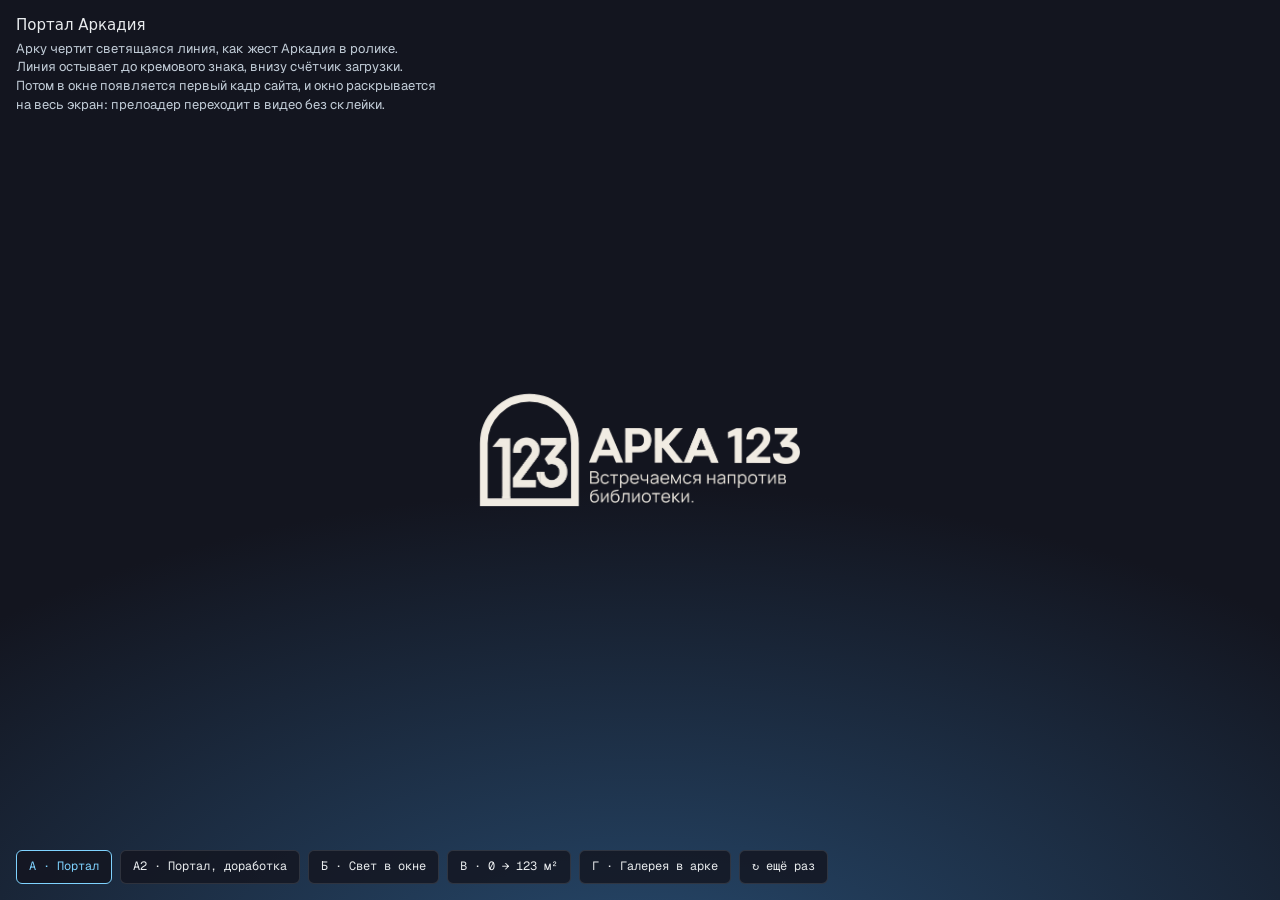
<file: design/mock/logo-ideas.html>
<!doctype html>
<html lang="ru">
<head>
<meta charset="utf-8">
<base href="../../">
<meta name="viewport" content="width=device-width, initial-scale=1">
<title>Прелоадер — наброски</title>
<link rel="stylesheet" href="https://fonts.googleapis.com/css2?family=Inter+Tight:wght@300;400;500&family=Geist:wght@400;500&family=Geist+Mono:wght@400;500&display=swap">
<link rel="stylesheet" href="css/style.css">
<style>
  /* Наброски прелоадера: 4 варианта на одном знаке. Только для обсуждения, на сайт не идёт */
  body { margin: 0; min-height: 100vh; overflow: hidden; background: var(--night); }
  .stand { position: fixed; inset: 0; background: radial-gradient(120% 90% at 50% 110%, var(--lining) 0%, var(--night) 62%); color: var(--paper); display: grid; place-items: center; overflow: hidden; }
  .stand .lockup { --h: min(112px, calc((100vw - 48px) / 2.85)); position: relative; z-index: 3; }
  .stand .mk { will-change: transform; }
  .stand .glow { fill: none; stroke: var(--portal); stroke-width: 44; filter: url(#glow); }
  .stand .core { fill: none; stroke: #fff; stroke-width: 12; stroke-linecap: round; }
  .ph { position: fixed; inset: 0; z-index: 1; background: center / cover no-repeat; -webkit-mask-repeat: no-repeat; mask-repeat: no-repeat; opacity: 0; }
  .beam { position: fixed; left: 0; right: 0; bottom: 0; z-index: 2; background: linear-gradient(180deg, rgba(127, 211, 255, .28), rgba(127, 211, 255, 0) 85%); filter: blur(8px); opacity: 0; pointer-events: none; }
  .ph i { position: absolute; inset: 0; background: center / cover no-repeat; will-change: transform; }
  .veil { position: fixed; inset: 0; z-index: 2; opacity: 0; pointer-events: none; -webkit-mask-repeat: no-repeat; mask-repeat: no-repeat;
    background: radial-gradient(70% 55% at 50% 72%, rgba(241, 236, 227, .95), rgba(127, 211, 255, .9) 32%, rgba(39, 74, 110, .95) 78%); }
  .fx { position: fixed; inset: 0; z-index: 5; pointer-events: none; }
  .count { position: fixed; inset: 0; z-index: 4; display: grid; place-items: center; pointer-events: none; }
  .count .num { display: inline-flex; align-items: flex-start; font: 300 min(30vw, 240px)/1 var(--f-display); letter-spacing: -.04em; font-variant-numeric: tabular-nums; color: var(--paper); }
  .count .u { font: 400 .16em/1 var(--f-mono); letter-spacing: 0; margin: .25em 0 0 .3em; color: var(--text-soft); }
  .count.small .num { position: fixed; bottom: 96px; font: 400 12px/1 var(--f-mono); letter-spacing: .3em; color: var(--text-soft); }
  .count.small .u { font-size: 1em; margin: 0 0 0 .4em; }

  .ui { position: fixed; z-index: 10; left: 16px; right: 16px; bottom: 16px; display: flex; flex-wrap: wrap; gap: 8px; align-items: center; font: 12px/1.3 var(--f-mono); color: var(--text-soft); }
  .ui button { font: inherit; color: var(--text); background: var(--glass); border: 1px solid var(--line); border-radius: var(--r-btn); padding: 8px 12px; cursor: pointer; }
  .ui button[aria-pressed="true"] { border-color: var(--portal); color: var(--portal); }
  .about { position: fixed; z-index: 10; left: 16px; top: 16px; max-width: 420px; font: 13px/1.45 var(--f-body); color: var(--text-soft); }
  .about b { display: block; font: 500 15px/1.3 var(--f-display); color: var(--text); margin-bottom: 4px; }
</style>
</head>
<body>
  <div class="stand" id="st"></div>
  <p class="about" id="about"></p>
  <div class="ui">
    <button type="button" data-v="a">А · Портал</button>
    <button type="button" data-v="a2">А2 · Портал, доработка</button>
    <button type="button" data-v="b">Б · Свет в окне</button>
    <button type="button" data-v="c">В · 0 → 123 м²</button>
    <button type="button" data-v="d">Г · Галерея в арке</button>
    <button type="button" id="again">↻ ещё раз</button>
  </div>
<script>
(function () {
  "use strict";
  const ARCH = "M626 1002 H313 V598 A312 312 0 0 1 937 598 V1002 H626";
  const HOLE = "url(\"data:image/svg+xml,%3Csvg xmlns='http://www.w3.org/2000/svg' viewBox='0 0 572 664' preserveAspectRatio='none'%3E%3Cpath d='M0 664V286A286 286 0 0 1 572 286V664Z'/%3E%3C/svg%3E\")";
  const SOFT = "cubic-bezier(.37, 0, .63, 1)", DRAW = "cubic-bezier(.45, 0, .2, 1)", OUT = "cubic-bezier(.16, 1, .3, 1)";
  const HALL = ["01", "02", "03", "04", "05", "06", "07", "08", "09", "10", "11"].map((n) => "assets/img/hall/" + n + ".jpg");

  const ABOUT = {
    a: ["Портал Аркадия", "Арку чертит светящаяся линия, как жест Аркадия в ролике. Линия остывает до кремового знака, внизу счётчик загрузки. Потом в окне появляется первый кадр сайта, и окно раскрывается на весь экран: прелоадер переходит в видео без склейки."],
    a2: ["Портал Аркадия · доработка", "Две искры чертят арку от центра основания и сходятся в замке со вспышкой. Цифры по очереди загораются голубым и остывают до кремового. Перед раскрытием проём вспыхивает порталом, а на входе в кадр камера слегка наезжает."],
    b: ["Свет в окне", "Тёмная комната, в арке медленно наводится резкость на вид из окна, на пол ложится холодный луч. Окно гаснет к вечеру, и поверх проступают цифры. Тихо, кинематографично, без выхода на сайт."],
    c: ["0 → 123 м²", "Загрузка считает квадратные метры: от 0 до 123 м². Досчитав, число уменьшается и встаёт в арку, которая дорисовывается вокруг. Строго, «по-швейцарски», число из названия работает как смысл."],
    d: ["Галерея в арке", "Арка становится рамкой, в ней быстро, как в слайд-шоу, мелькают кадры зала и замедляются на общем плане. Поверх проступает знак, а потом окно раскрывается в зал."]
  };

  const st = document.getElementById("st"), about = document.getElementById("about");
  let timers = [], raf = 0, cur = "a";
  const later = (ms, f) => timers.push(setTimeout(f, ms));
  const anim = (el, kf, o) => el && el.animate(kf, Object.assign({ fill: "both", easing: SOFT }, o));
  const $ = (s) => st.querySelector(s), $$ = (s) => st.querySelectorAll(s);

  HALL.concat(["assets/img/stills/t-0.jpg", "assets/img/stills/t-9.9.jpg", "assets/img/place/hall-wide.jpg"]).forEach((u) => { new Image().src = u; });

  function build(withCount) {
    st.innerHTML = `<div class="ph"></div><div class="beam"></div>
<div class="lockup"><span class="mk"><svg viewBox="287 260 676 767" aria-hidden="true">
<defs>
<clipPath id="box"><rect x="280" y="250" width="700" height="726"/></clipPath>
<mask id="k1" maskUnits="userSpaceOnUse" x="360" y="540" width="150" height="450"><image href="assets/img/logo/digit-1.png" x="368" y="552" width="132" height="426"/></mask>
<mask id="k2" maskUnits="userSpaceOnUse" x="500" y="540" width="210" height="380"><image href="assets/img/logo/digit-2.png" x="505" y="552" width="195" height="354"/></mask>
<mask id="k3" maskUnits="userSpaceOnUse" x="690" y="540" width="210" height="380"><image href="assets/img/logo/digit-3.png" x="698" y="552" width="194" height="354"/></mask>
<filter id="glow" x="-30%" y="-30%" width="160%" height="160%"><feGaussianBlur stdDeviation="16" result="b"/><feMerge><feMergeNode in="b"/><feMergeNode in="b"/><feMergeNode in="SourceGraphic"/></feMerge></filter>
</defs>
<g class="digits" clip-path="url(#box)" fill="currentColor">
  <g class="d d1"><rect x="360" y="540" width="150" height="450" mask="url(#k1)"/><rect x="439" y="960" width="54" height="40"/></g>
  <g class="d d2"><rect x="500" y="540" width="210" height="380" mask="url(#k2)"/></g>
  <g class="d d3"><rect x="690" y="540" width="210" height="380" mask="url(#k3)"/></g>
</g>
<path class="arch" pathLength="1" d="${ARCH}" fill="none" stroke="currentColor" stroke-width="53" stroke-miterlimit="10"/>
<path class="glow" pathLength="1" d="${ARCH}" opacity="0"/>
<path class="core" pathLength="1" d="${ARCH}" opacity="0"/>
<path class="gleam" pathLength="1" d="${ARCH}" fill="none" stroke-width="20" stroke-linecap="round"/>
</svg></span><span class="txt"><span class="wm"></span><span class="sl"></span></span></div>
${withCount ? `<div class="count ${withCount}"><span class="num"><span class="n">0</span><span class="u">${withCount === "small" ? "%" : "м²"}</span></span></div>` : ""}`;
  }

  // Проём арки в координатах экрана
  function hole() {
    const svg = $("svg"), m = svg.getScreenCTM();
    const p = (x, y) => { const q = svg.createSVGPoint(); q.x = x; q.y = y; return q.matrixTransform(m); };
    const a = p(339, 312), b = p(911, 976);
    return { x: a.x, y: a.y, w: b.x - a.x, h: b.y - a.y, cx: (a.x + b.x) / 2, cy: (a.y + b.y) / 2 };
  }
  function maskTo(el, r, k) {
    const W = r.w * k, H = r.h * k;
    const v = { maskImage: HOLE, maskSize: W + "px " + H + "px", maskPosition: (r.cx - W / 2) + "px " + (r.cy - H / 2) + "px" };
    for (const key in v) { el.style[key] = v[key]; el.style["webkit" + key[0].toUpperCase() + key.slice(1)] = v[key]; }
  }
  // Окно раскрывается на весь экран, фото внутри стоит на месте
  function expand(D) {
    const r = hole(), mk = $(".mk"), layers = $$(".ph, .veil"), img = $(".ph i"), b = mk.getBoundingClientRect();
    const K = Math.max(innerWidth / r.w, innerHeight / r.h) * 2.6;
    mk.style.transformOrigin = (r.cx - b.left) + "px " + (r.cy - b.top) + "px";
    const t0 = performance.now();
    (function f(now) {
      const t = Math.min(1, (now - t0) / D);
      const e = t < .5 ? 4 * t * t * t : 1 - Math.pow(-2 * t + 2, 3) / 2;
      const k = 1 + (K - 1) * e;
      layers.forEach((l) => maskTo(l, r, k));
      if (img) img.style.transform = "scale(" + (1.14 - .14 * e) + ")";   // лёгкий наезд камеры на входе
      mk.style.transform = "scale(" + k + ")";
      if (t < 1) raf = requestAnimationFrame(f);
    })(t0);
  }
  function counter(to, D, fmt) {
    const n = $(".n"), t0 = performance.now();
    (function f(now) {
      const t = Math.min(1, (now - t0) / D), e = 1 - Math.pow(1 - t, 3);
      n.textContent = fmt(Math.round(to * e));
      if (t < 1) raf = requestAnimationFrame(f);
    })(t0);
  }
  const drawArch = (el, delay, dur) => { el.style.strokeDasharray = "1 1"; return anim(el, [{ strokeDashoffset: 1 }, { strokeDashoffset: 0 }], { duration: dur, delay, easing: DRAW }); };
  // цифры — одним слоем: маски «2» и «3» перекрываются, по отдельности на стыке вспыхивает полоса
  const digitsIn = (delay) => anim($(".digits"), [{ opacity: 0 }, { opacity: 1 }], { duration: 1200, delay });
  const digitsOut = (delay) => anim($(".digits"), [{ opacity: 1 }, { opacity: 0 }], { duration: 500, delay, fill: "forwards" });
  const textIn = (delay) => {
    anim($(".wm"), [{ opacity: 0, filter: "blur(8px)", transform: "translateY(.04em)" }, { opacity: 1, filter: "blur(0)", transform: "none" }], { duration: 1000, delay, easing: OUT });
    anim($(".sl"), [{ opacity: 0, filter: "blur(8px)", transform: "translateY(.04em)" }, { opacity: 1, filter: "blur(0)", transform: "none" }], { duration: 900, delay: delay + 250, easing: OUT });
  };
  const textOut = (delay) => [".wm", ".sl"].forEach((s) => anim($(s), [{ opacity: 1 }, { opacity: 0 }], { duration: 500, delay, fill: "forwards" }));

  // ===== Искры на canvas (для А2) =====
  let gen = 0;
  function sparks() {
    const cv = st.appendChild(document.createElement("canvas")), cx = cv.getContext("2d"), g = gen;
    cv.className = "fx";
    const dpr = Math.min(2, devicePixelRatio || 1);
    cv.width = innerWidth * dpr; cv.height = innerHeight * dpr; cx.scale(dpr, dpr);
    const P = [], fx = { tips: [] };
    fx.emit = (x, y, n, sp) => {
      for (let i = 0; i < n; i++) {
        const a = Math.random() * Math.PI * 2, v = (.3 + Math.random() * 1.9) * (sp || 1), m = 30 + Math.random() * 40;
        P.push({ x, y, vx: Math.cos(a) * v, vy: Math.sin(a) * v - .3, life: m, max: m, r: .6 + Math.random() * 1.4 });
      }
    };
    (function loop() {
      if (g !== gen) return;
      cx.clearRect(0, 0, innerWidth, innerHeight);
      cx.globalCompositeOperation = "lighter";
      for (let i = P.length - 1; i >= 0; i--) {
        const p = P[i];
        p.x += p.vx; p.y += p.vy; p.vx *= .97; p.vy = p.vy * .97 + .025; p.life--;
        if (p.life <= 0) { P.splice(i, 1); continue; }
        const k = p.life / p.max;
        cx.fillStyle = k > .7 ? "rgba(255,255,255," + k + ")" : "rgba(127,211,255," + k + ")";
        cx.beginPath(); cx.arc(p.x, p.y, p.r * (.5 + k * .5), 0, 7); cx.fill();
      }
      fx.tips.forEach((t) => {   // яркая «голова» линии
        const gr = cx.createRadialGradient(t.x, t.y, 0, t.x, t.y, 22);
        gr.addColorStop(0, "rgba(255,255,255,1)"); gr.addColorStop(.15, "rgba(200,238,255,.9)"); gr.addColorStop(.5, "rgba(127,211,255,.25)"); gr.addColorStop(1, "rgba(127,211,255,0)");
        cx.fillStyle = gr; cx.beginPath(); cx.arc(t.x, t.y, 22, 0, 7); cx.fill();
      });
      requestAnimationFrame(loop);
    })();
    return fx;
  }

  const V = {
    a2() {
      build("small");
      const svg = $("svg"), arch = $(".arch"), ph = $(".ph"), g = gen;
      const L = "M626 1002 H313 V598 A312 312 0 0 1 625 286", R = "M626 1002 H937 V598 A312 312 0 0 0 625 286";
      svg.insertAdjacentHTML("beforeend", `<path class="glow h" pathLength="1" d="${L}"/><path class="glow h" pathLength="1" d="${R}"/><path class="core h" pathLength="1" d="${L}"/><path class="core h" pathLength="1" d="${R}"/>`);
      const hs = svg.querySelectorAll(".h"), paths = [hs[0], hs[1]];
      hs.forEach((h) => { h.style.strokeDasharray = "1 1"; h.style.strokeDashoffset = 1; });
      ph.innerHTML = "<i></i>"; ph.firstChild.style.backgroundImage = "url(assets/img/stills/t-0.jpg)";
      st.insertAdjacentHTML("beforeend", '<div class="veil"></div>');
      const veil = $(".veil"), fx = sparks();
      const scr = (pt) => { const m = svg.getScreenCTM(); return { x: m.a * pt.x + m.c * pt.y + m.e, y: m.b * pt.x + m.d * pt.y + m.f }; };
      anim(arch, [{ opacity: 0 }, { opacity: 0 }], { duration: 1 });
      $$(".d").forEach((d) => anim(d, [{ opacity: 0 }, { opacity: 0 }], { duration: 1 }));
      [".wm", ".sl"].forEach((s) => anim($(s), [{ opacity: 0 }, { opacity: 0 }], { duration: 1 }));

      // 1–2. Две искры чертят арку от центра основания к замку
      const D = 1500, t0 = performance.now() + 150;
      (function draw(now) {
        if (g !== gen) return;
        const t = Math.max(0, Math.min(1, (now - t0) / D)), e = t < .5 ? 2 * t * t : 1 - Math.pow(-2 * t + 2, 2) / 2;
        hs.forEach((h) => { h.style.strokeDashoffset = 1 - e; });
        fx.tips = paths.map((p) => scr(p.getPointAtLength(p.getTotalLength() * e)));
        fx.tips.forEach((p) => fx.emit(p.x, p.y, 2));
        if (t < 1) { raf = requestAnimationFrame(draw); return; }
        // встреча в замке: вспышка, линия остывает в кремовый знак
        const top = fx.tips[0]; fx.tips = []; fx.emit(top.x, top.y, 70, 2.2);
        anim($(".glow:not(.h)"), [{ opacity: 0 }, { opacity: 1, offset: .2 }, { opacity: 0 }], { duration: 900 });
        hs.forEach((h) => anim(h, [{ opacity: 1 }, { opacity: 0 }], { duration: 900, delay: 150 }));
        anim(arch, [{ opacity: 0 }, { opacity: 1 }], { duration: 700, delay: 100 });
        // 3. Цифры загораются голубым и остывают
        $$(".d").forEach((d, i) => {
          anim(d, [
            { opacity: 0, color: "#7FD3FF", filter: "drop-shadow(0 0 0 rgba(127,211,255,0))" },
            { opacity: 1, color: "#BFEAFF", filter: "drop-shadow(0 0 40px rgba(127,211,255,.95))", offset: .22 },
            { opacity: 1, color: "#F1ECE3", filter: "drop-shadow(0 0 0 rgba(127,211,255,0))" }
          ], { duration: 1300, delay: 250 + i * 160 });
          later(250 + i * 160, () => { const r = d.getBoundingClientRect(); fx.emit(r.left + r.width / 2, r.top + r.height / 2, 18, 1.2); });
        });
        textIn(900);
      })(performance.now());

      counter(100, 3000, (v) => String(v).padStart(3, "0"));
      anim($(".count"), [{ opacity: 1 }, { opacity: 0 }], { duration: 400, delay: 3200, fill: "forwards" });

      // 6. Проём вспыхивает порталом, под вспышкой — первый кадр сайта
      later(3400, () => {
        digitsOut(0); textOut(0);
        const r = hole();
        maskTo(ph, r, 1); maskTo(veil, r, 1);
        anim(veil, [{ opacity: 0, filter: "brightness(1.6)" }, { opacity: 1, filter: "brightness(1.2)", offset: .3 }, { opacity: 0, filter: "brightness(1)" }], { duration: 1100, fill: "forwards" });
        anim(ph, [{ opacity: 0 }, { opacity: 0, offset: .3 }, { opacity: 1 }], { duration: 900 });
        anim($(".glow:not(.h)"), [{ opacity: 0 }, { opacity: 1, offset: .3 }, { opacity: 0 }], { duration: 1100, fill: "forwards" });
        paths.forEach((p) => { const n = p.getTotalLength(); for (let i = 0; i <= 12; i++) { const q = scr(p.getPointAtLength(n * i / 12)); fx.emit(q.x, q.y, 4, 1.4); } });
      });
      later(4100, () => expand(1400));
    },
    a() {
      build("small");
      const arch = $(".arch"), glow = $(".glow"), core = $(".core"), ph = $(".ph");
      ph.style.backgroundImage = "url(assets/img/stills/t-0.jpg)";
      anim(arch, [{ opacity: 0 }, { opacity: 0 }], { duration: 1 });
      drawArch(glow, 0, 1600); drawArch(core, 0, 1600);
      anim(glow, [{ opacity: 1 }, { opacity: 1, offset: .6 }, { opacity: 0 }], { duration: 2400 });
      anim(core, [{ opacity: 1 }, { opacity: 1, offset: .6 }, { opacity: 0 }], { duration: 2400 });
      anim(arch, [{ opacity: 0 }, { opacity: 1 }], { duration: 900, delay: 1500 });
      digitsIn(1500); textIn(2300);
      counter(100, 3000, (v) => String(v).padStart(3, "0"));
      anim($(".count"), [{ opacity: 1 }, { opacity: 0 }], { duration: 400, delay: 3200, fill: "forwards" });
      later(3400, () => {
        digitsOut(0); textOut(0);
        maskTo(ph, hole(), 1);
        anim(ph, [{ opacity: 0 }, { opacity: 1 }], { duration: 600 });
        anim(glow, [{ opacity: 0 }, { opacity: .9 }, { opacity: 0 }], { duration: 900, fill: "forwards" });
      });
      later(3900, () => expand(1400));
    },
    b() {
      build();
      const arch = $(".arch"), ph = $(".ph"), beam = $(".beam");
      ph.style.backgroundImage = "url(assets/img/stills/t-9.9.jpg)";
      const r = hole();
      maskTo(ph, r, 1);
      beam.style.top = (r.y + r.h) + "px";
      const w = r.w;
      beam.style.clipPath = `polygon(${r.x + w * .04}px 0, ${r.x + w * .96}px 0, ${r.cx + w * 1.9}px 100%, ${r.cx - w * 1.9}px 100%)`;
      anim(arch, [{ opacity: .14 }, { opacity: .14 }], { duration: 1 });
      digitsIn(99999);
      anim(ph, [{ opacity: 0, filter: "blur(16px) brightness(.3)" }, { opacity: 1, filter: "blur(10px) brightness(.6)", offset: .35 }, { opacity: 1, filter: "blur(0) brightness(1)" }], { duration: 2600, delay: 200 });
      anim(beam, [{ opacity: 0 }, { opacity: 1 }], { duration: 1800, delay: 600 });
      anim(arch, [{ opacity: .14 }, { opacity: 1 }], { duration: 1000, delay: 1600 });
      anim($(".gleam"), [{ opacity: 0, strokeDashoffset: 0 }, { opacity: 1, offset: .2 }, { opacity: 1, offset: .8 }, { opacity: 0, strokeDashoffset: -.82 }], { duration: 1500, delay: 2100, fill: "none" }).effect.target.style.strokeDasharray = ".18 .82";
      later(2800, () => {
        anim(ph, [{ filter: "blur(0) brightness(1)" }, { filter: "blur(0) brightness(.32)" }], { duration: 1200 });
        anim(beam, [{ opacity: 1 }, { opacity: .35 }], { duration: 1200 });
        digitsIn(100);
      });
      textIn(3300);
    },
    c() {
      build("big");
      const arch = $(".arch"), n = $(".n"), u = $(".u");
      drawArch(arch, 99999, 1);
      digitsIn(99999); textIn(99999);
      [".wm", ".sl"].forEach((s) => anim($(s), [{ opacity: 0 }, { opacity: 0 }], { duration: 1 }));
      counter(123, 2400, String);
      anim(u, [{ opacity: 1 }, { opacity: 0 }], { duration: 300, delay: 2500, fill: "forwards" });
      later(2700, () => {
        const nr = n.getBoundingClientRect(), tr = $(".digits").getBoundingClientRect();
        const s = tr.width / nr.width;
        const dx = (tr.left + tr.width / 2) - (nr.left + nr.width / 2), dy = (tr.top + tr.height / 2) - (nr.top + nr.height / 2);
        anim(n, [{ transform: "none" }, { transform: `translate(${dx}px, ${dy}px) scale(${s})` }], { duration: 1000, easing: OUT });
        drawArch(arch, 0, 1200);
        anim(n, [{ opacity: 1 }, { opacity: 0 }], { duration: 400, delay: 900, fill: "forwards" });
        $$(".d").forEach((d) => anim(d, [{ opacity: 0 }, { opacity: 1 }], { duration: 400, delay: 900 }));
        textIn(1000);
      });
    },
    d() {
      build();
      const arch = $(".arch"), ph = $(".ph");
      digitsIn(99999); textIn(99999);
      drawArch(arch, 0, 1100);
      later(30, () => maskTo(ph, hole(), 1));
      const seq = HALL.slice(0, 8).concat(["assets/img/place/hall-wide.jpg"]);
      let t = 500;
      seq.forEach((src, i) => {
        later(t, () => { ph.style.backgroundImage = "url(" + src + ")"; ph.style.opacity = 1; });
        t += i < 4 ? 110 : 110 + (i - 3) * 70;   // мелькают быстро и замедляются к общему плану
      });
      later(t + 300, () => {
        anim(ph, [{ filter: "brightness(1)" }, { filter: "brightness(.4)" }], { duration: 900 });
        digitsIn(100); textIn(400);
      });
      later(t + 2100, () => {
        digitsOut(0); textOut(0);
        anim(ph, [{ filter: "brightness(.4)" }, { filter: "brightness(1)" }], { duration: 600, fill: "forwards" });
      });
      later(t + 2500, () => expand(1400));
    }
  };

  function run(v) {
    timers.forEach(clearTimeout); timers = []; cancelAnimationFrame(raf); gen++;
    cur = v;
    document.querySelectorAll("[data-v]").forEach((b) => b.setAttribute("aria-pressed", b.dataset.v === v));
    about.innerHTML = "<b>" + ABOUT[v][0] + "</b>" + ABOUT[v][1];
    V[v]();
  }
  document.querySelectorAll("[data-v]").forEach((b) => b.addEventListener("click", () => run(b.dataset.v)));
  document.getElementById("again").addEventListener("click", () => run(cur));
  const q = new URLSearchParams(location.search).get("v");
  run(V[q] ? q : "a");
})();
</script>
</body>
</html>
</file>
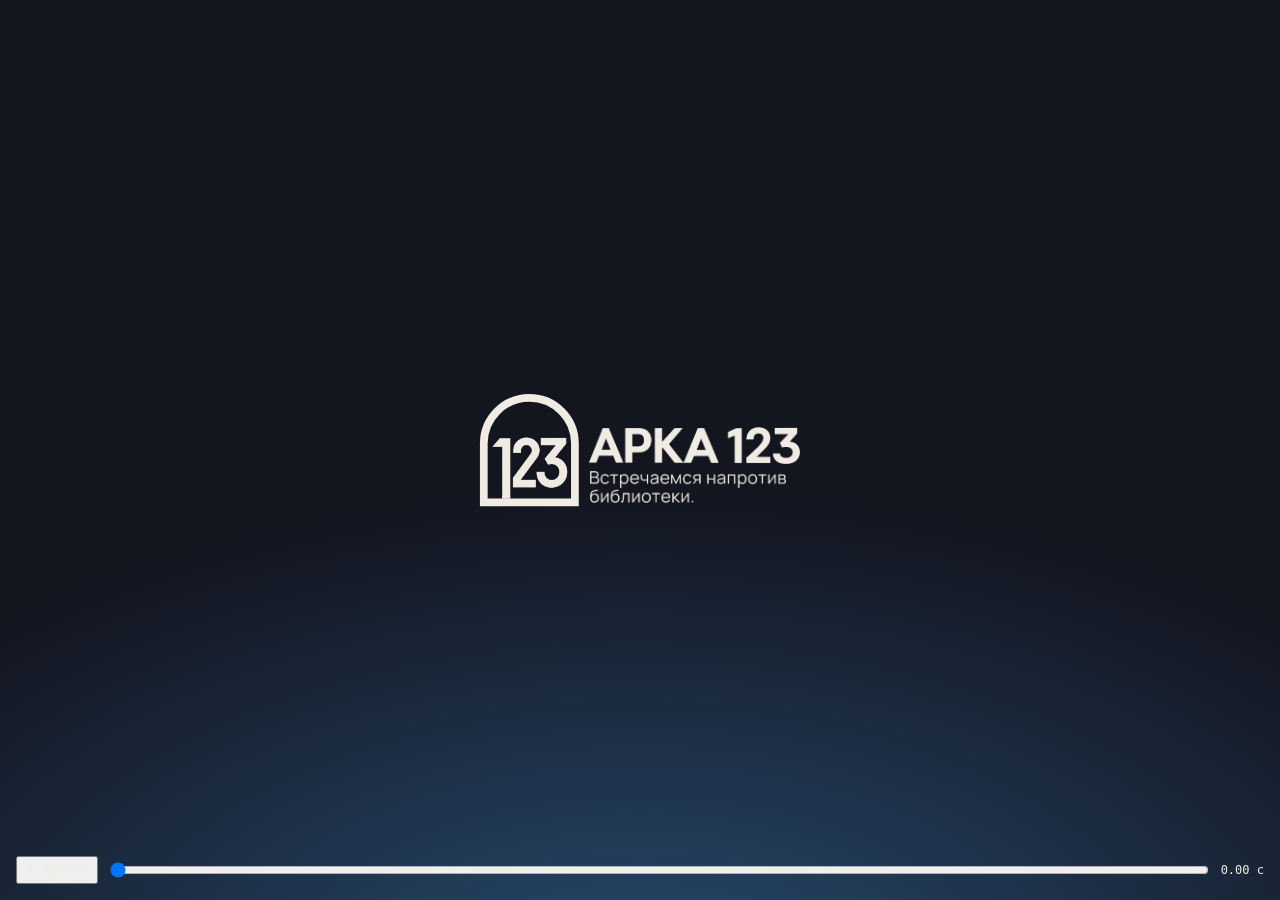
<file: design/mock/logo.html>
<!doctype html>
<html lang="ru">
<head>
<meta charset="utf-8">
<base href="../../">
<meta name="viewport" content="width=device-width, initial-scale=1">
<title>Логотип — стенд</title>
<link rel="stylesheet" href="css/style.css">
<style>
  /* Стенд прелоадера без сайта: тот же знак и стили, ползунок времени вместо выхода */
  body { margin: 0; min-height: 100vh; overflow: hidden; }
  .stand { position: fixed; inset: 0; background: radial-gradient(120% 90% at 50% 110%, var(--lining) 0%, var(--night) 62%); color: var(--paper); display: grid; place-items: center; align-content: center; gap: 36px; }
  .stand .lockup { --h: min(112px, calc((100vw - 48px) / 2.85)); }
  .ctl { position: fixed; left: 16px; right: 16px; bottom: 16px; display: flex; gap: 12px; align-items: center; font: 12px/1 "Geist Mono", monospace; color: var(--paper); }
  .ctl input { flex: 1; }
  .ctl button { font: inherit; padding: 6px 10px; }
</style>
</head>
<body>
  <div class="stand"><div class="lockup" id="lk" data-logo data-logo-portal></div></div>
  <div class="ctl">
    <button id="replay" type="button">▶ заново</button>
    <input id="t" type="range" min="0" max="3500" step="50" value="0" aria-label="Время анимации">
    <output id="tv">0.00 с</output>
  </div>
  <script src="js/logo.js"></script>
  <script>
    const lk = document.getElementById("lk"), t = document.getElementById("t"), tv = document.getElementById("tv");
    function play() { lk.classList.remove("play"); void lk.offsetWidth; lk.classList.add("play"); }
    // Остановить все анимации знака в момент ms — чтобы рассмотреть фазу
    function at(ms) {
      lk.getAnimations({ subtree: true }).forEach((a) => { a.pause(); a.currentTime = ms; });
      tv.textContent = (ms / 1000).toFixed(2) + " с";
    }
    document.getElementById("replay").onclick = play;
    t.oninput = () => { if (!lk.classList.contains("play")) play(); at(+t.value); };
    window.seek = (ms) => { if (!lk.classList.contains("play")) play(); t.value = ms; at(ms); };
    play();
  </script>
</body>
</html>
</file>
<file: css/style.css>
/* ==========================================================================
   Токены бренда АРКА 123 — палитра Б (docs/moodboard.md): холодный фон и текст,
   кремовый — только знак и главная кнопка, голубой портал — единственный яркий акцент
   ========================================================================== */
:root {
  /* фирменные */
  --graphite: #203641;   /* знак, текст на светлом */
  --cloak: #39434B;      /* плащ Аркадия */
  --lining: #274A6E;     /* подкладка — глубокий синий градиентов */
  --portal: #7FD3FF;     /* свечение портала */
  --paper: #F1ECE3;      /* крем: знак, главная кнопка, светлая карточка */

  /* сайт целиком лежит на тёмном видео-фоне */
  --night: #13151F;
  --night-2: #1A2433;
  --text: #E9ECEE;
  --text-soft: #C2CDD8;   /* светлее: на телефоне за плашкой бывает светлая стена — контраст не ниже 4,5 : 1 */
  --muted: #6E8799;
  --line: rgba(233, 236, 238, .12);
  --glass: rgba(19, 21, 31, .8);
  --glass-card: rgba(233, 236, 238, .05);
  --sheen: rgba(255, 251, 244, .85);

  --f-display: "Manrope",   /* фирменный: как в логотипе и рекламных материалах */
              "Segoe UI", system-ui, sans-serif;
  --f-body: "Geist", "Segoe UI", system-ui, sans-serif;
  --f-mono: "Geist Mono", ui-monospace, Consolas, monospace;

  --gutter: clamp(16px, 4vw, 40px);
  --edge: clamp(16px, 3.5vw, 56px);   /* общая левая/правая ось: логотип, текст сцен, счётчик, «↓» */
  --radius: 10px;        /* плашки и карточки */
  --r-btn: 6px;          /* кнопки и поля */
  --r-badge: 4px;
  --header-h: 72px;
  --ui-h: 64px;          /* нижняя полоса со счётчиком сцен */
  --ease-out: cubic-bezier(.16, 1, .3, 1);
}

/* ==========================================================================
   Сброс и база
   ========================================================================== */
*, *::before, *::after { box-sizing: border-box; }
* { margin: 0; }
html { -webkit-text-size-adjust: 100%; scroll-padding-top: var(--header-h); }
html.is-loading, html.nav-open, html.scenes-on { overflow: hidden; }

body {
  min-height: 100vh;
  background: var(--night);
  color: var(--text);
  font: 400 17px/1.6 var(--f-body);
  -webkit-font-smoothing: antialiased;
  overflow-x: clip;
}

img, svg, video, canvas, iframe { display: block; max-width: 100%; }
img { height: auto; }
a { color: inherit; }
ul { padding: 0; list-style: none; }
button, input, select { font: inherit; color: inherit; }

h1, h2, h3 { font-family: var(--f-display); line-height: 1.1; letter-spacing: -.02em; text-wrap: balance; }
h1 { font-size: clamp(38px, 6vw, 76px); font-weight: 400; }
h2 { font-size: clamp(30px, 3.8vw, 50px); font-weight: 400; }
/* оптическая компенсация: у крупных букв (В, н, Б) поле слева ~0,065em — без сдвига заголовок «отступает» от оси */
h1, h2 { margin-left: -.065em; }
h3 { font-size: 19px; font-weight: 600; letter-spacing: -.01em; }

:focus-visible { outline: 2px solid var(--portal); outline-offset: 3px; }

.skip-link { position: absolute; left: 16px; top: -100px; z-index: 100; background: var(--paper); color: var(--graphite); padding: 8px 12px; border-radius: var(--r-btn); }
.skip-link:focus { top: 16px; }
.visually-hidden { position: absolute; width: 1px; height: 1px; overflow: hidden; clip: rect(0 0 0 0); white-space: nowrap; }

.eyebrow { font: 500 13px/1 var(--f-mono); letter-spacing: .14em; text-transform: uppercase; color: var(--text-soft); margin-bottom: 14px; }
.eyebrow--portal { color: var(--portal); }
/* на первом экране надзаголовок лежит прямо на видео (синяя библиотека) — светлый, с мягкой тенью */
.scene--hero .eyebrow { color: var(--text); text-shadow: 0 1px 14px rgba(19, 21, 31, .9), 0 0 2px rgba(19, 21, 31, .6); }
.lead { font-size: clamp(18px, 1.6vw, 21px); color: var(--text-soft); max-width: 56ch; }
.hint { color: var(--text-soft); font-size: 15px; max-width: 40ch; }
.link-mono { font: 500 14px/1 var(--f-mono); letter-spacing: .06em; color: var(--text-soft); white-space: nowrap; }

/* ==========================================================================
   Кнопки
   ========================================================================== */
.btn {
  display: inline-flex; align-items: center; justify-content: center;
  font: 500 13px/1 var(--f-body); letter-spacing: .14em; text-transform: uppercase;
  white-space: nowrap; text-decoration: none; cursor: pointer;
  color: var(--night); border: 1px solid var(--paper); border-radius: var(--r-btn); padding: 17px 28px;
  background: var(--paper);
  transition: background-color .3s ease, border-color .3s ease, color .3s ease;
}
.btn:hover { background-color: var(--portal); border-color: var(--portal); }
.btn--small { padding: 12px 22px; font-size: 11px; letter-spacing: .1em; }   /* в шапке: меньше шрифт и разрядка, шире поля — надпись не упирается в края */
.btn--ghost { background-color: transparent; color: var(--text); border-color: rgba(233, 236, 238, .5); }
.btn--ghost:hover { background-color: rgba(233, 236, 238, .1); border-color: var(--text); }
@media (prefers-reduced-motion: reduce) { .btn { transition: none; } }
.actions { display: flex; flex-wrap: wrap; gap: 12px; margin-top: 28px; }

/* ==========================================================================
   Логотип: знак + надпись + слоган (маски из оригинальных PNG)
   ========================================================================== */
.lockup { --h: 60px; font-size: var(--h); display: inline-flex; align-items: flex-start; gap: .084em; color: currentColor; line-height: 0; }
.lockup .mk { width: .8814em; height: 1em; flex: none; }
.lockup svg { width: 100%; height: 100%; overflow: visible; }
.lockup .txt { position: relative; width: 1.884em; height: 1em; flex: none; }
.lockup .wm, .lockup .sl { position: absolute; background: currentColor; -webkit-mask: var(--img) center / 100% 100% no-repeat; mask: var(--img) center / 100% 100% no-repeat; }
.lockup .wm { --img: url(../assets/img/logo/wordmark.png); top: .291em; left: 0; width: 1.884em; height: .332em; }
.lockup .sl { --img: url(../assets/img/logo/slogan.png); top: .69em; left: .017em; width: 1.748em; height: .284em; }
.lockup .gleam { opacity: 0; stroke: var(--sheen); }
.lockup .glow, .lockup .core { opacity: 0; fill: none; }
.lockup .glow { stroke: var(--portal); stroke-width: 44; }
.lockup .core { stroke: var(--sheen); stroke-width: 12; stroke-linecap: round; }

/* сценарий лоадера «портал Аркадия»: арку чертит светящаяся линия и остывает до кремового знака */
.play .glow, .play .core { stroke-dasharray: 1 1; animation: draw 1.6s cubic-bezier(.45, 0, .2, 1) both, cool 2.4s cubic-bezier(.37, 0, .63, 1) both; }
.play .arch { animation: emerge .9s 1.5s cubic-bezier(.37, 0, .63, 1) both; }
/* цифры проявляются одним слоем: маски «2» и «3» перекрываются, по отдельности на стыке вспыхивает полоса */
.play .ds { animation: emerge 1.2s 1.5s cubic-bezier(.37, 0, .63, 1) both; }
.play .wm { animation: focus 1s 2.3s var(--ease-out) both; }
.play .sl { animation: focus .9s 2.55s var(--ease-out) both; }
@keyframes draw { from { stroke-dashoffset: 1; } to { stroke-dashoffset: 0; } }
@keyframes cool { 0%, 60% { opacity: 1; } 100% { opacity: 0; } }
@keyframes emerge { from { opacity: 0; } to { opacity: 1; } }
@keyframes flash { 0% { opacity: 0; stroke-dashoffset: 0; } 30% { opacity: .9; } 100% { opacity: 0; stroke-dashoffset: 0; } }
@keyframes focus { from { opacity: 0; filter: blur(8px); transform: translateY(.04em); } to { opacity: 1; filter: blur(0); transform: none; } }

/* ховер: тонкий блик пробегает по арке */
.hov .gleam { stroke-dasharray: .2 .8; animation: gleam 1.5s cubic-bezier(.45, 0, .55, 1) both; }
@keyframes gleam { 0% { opacity: 0; stroke-dashoffset: 0; } 20% { opacity: 1; } 80% { opacity: 1; } 100% { opacity: 0; stroke-dashoffset: -.82; } }
@media (prefers-reduced-motion: reduce) { .play *, .hov * { animation: none !important; } }

/* полноэкранный лоадер */
/* тёмная заставка (Overworld Audio): светлый знак, внизу мелкий счётчик загрузки */
.loader { position: fixed; inset: 0; z-index: 90; background: radial-gradient(120% 90% at 50% 110%, var(--lining) 0%, var(--night) 62%); color: var(--paper); display: grid; place-items: center; align-content: center; gap: 36px; padding: 24px; -webkit-mask-repeat: no-repeat; mask-repeat: no-repeat; }
.loader[hidden] { display: none; }
.loader .lockup { --h: min(112px, calc((100vw - 48px) / 2.85)); }
.loader__count { position: absolute; left: 0; right: 0; bottom: max(40px, 9vh); text-align: center; font: 400 12px/1 var(--f-mono); letter-spacing: .3em; color: var(--text-soft); }
.loader.leaving .loader__count { opacity: 0; transition: opacity .4s; }
.loader.leaving .wm, .loader.leaving .sl, .loader.leaving .ds { opacity: 0 !important; transition: opacity .5s cubic-bezier(.37, 0, .63, 1); }
/* перед раскрытием окна проём вспыхивает порталом */
.loader.leaving .glow { animation: flash 1s cubic-bezier(.37, 0, .63, 1) both; }
.loader .mk { will-change: transform; }

/* ==========================================================================
   Шапка — одна на все сцены, прозрачная поверх видео
   ========================================================================== */
.site-header {
  position: fixed; inset: 0 0 auto; z-index: 50; height: var(--header-h);
  display: flex; align-items: flex-start; gap: 24px; padding: 0 var(--edge);
  padding-top: calc(16px + env(safe-area-inset-top, 0px));   /* верхняя линия: верх логотипа = верх бургера и кнопки */
  color: var(--paper);
}
.site-header > .btn { max-width: 260px; overflow: hidden; transition: opacity .4s var(--ease-out), visibility .4s, max-width .5s var(--ease-out), padding .5s var(--ease-out), margin .5s var(--ease-out), background-color .3s ease, border-color .3s ease; }
/* на первом экране кнопка не занимает места — меню доходит до правого края */
.at-start .site-header > .btn, .at-book .site-header > .btn { opacity: 0; visibility: hidden; max-width: 0; padding-left: 0; padding-right: 0; border-width: 0; margin-left: -24px; }
.brand { display: inline-flex; text-decoration: none; border-radius: 8px; }
.brand .lockup { --h: 40px; }
.site-nav { align-self: center; margin-top: -16px; display: flex; gap: clamp(14px, 2vw, 28px); margin-left: auto; }
.site-nav a { font-size: 16px; text-decoration: none; opacity: .85; transition: opacity .2s; text-shadow: 0 1px 12px rgba(0, 0, 0, .5); }
.site-nav a:hover, .site-nav a.is-current { opacity: 1; }
.site-nav a.is-current { text-decoration: underline; text-decoration-color: var(--portal); text-underline-offset: 6px; text-decoration-thickness: 2px; }
.nav-toggle { display: none; }

@media (max-width: 1080px) {
  .site-header .btn, .at-start .site-header > .btn, .at-book .site-header > .btn { margin-left: auto; }
  .nav-open .site-header > .btn { opacity: 0; visibility: hidden; }
  .nav-toggle {
    display: grid; place-content: center; gap: 6px; width: 40px; height: 40px;
    background: transparent; border: 1px solid rgba(233, 236, 238, .35); border-radius: var(--r-btn); cursor: pointer; padding: 0;
    transition: background .2s;   /* та же рамка, что у «↓» — кнопки читаются как пара на одной оси */
  }
  .nav-toggle:hover { background: rgba(233, 236, 238, .1); }
  .nav-toggle span { display: block; width: 18px; height: 1.5px; background: currentColor; transition: transform .25s; }
  .nav-open .nav-toggle span:first-child { transform: translateY(3.75px) rotate(45deg); }
  .nav-open .nav-toggle span:last-child { transform: translateY(-3.75px) rotate(-45deg); }
  /* меню — стеклянная полоса слева, тем же тоном, что плашки сцен; логотип и бургер остаются поверх */
  .brand, .nav-toggle { position: relative; z-index: 2; }
  .site-nav {
    position: fixed; inset: 0 auto 0 0; z-index: 1; width: min(340px, 86vw); margin: 0; align-self: auto; overflow-y: auto;
    flex-direction: column; gap: 4px; padding: calc(var(--header-h) + 24px + env(safe-area-inset-top, 0px)) var(--edge) 32px;
    background: var(--glass);
    -webkit-backdrop-filter: blur(16px) saturate(1.1); backdrop-filter: blur(16px) saturate(1.1);
    border-right: 1px solid var(--line);
    visibility: hidden; transform: translateX(-100%);
    transition: transform .45s var(--ease-out), visibility .45s;
  }
  .site-nav a { font: 400 20px/1.2 var(--f-display); padding: 14px 0; opacity: 1; border-bottom: 1px solid var(--line); text-shadow: none; }
  .nav-open .site-nav { visibility: visible; transform: none; }
}
@media (max-width: 480px) {
  .brand .lockup { --h: 32px; }
  .brand .lockup .sl { display: none; }
  .site-header .btn { padding: 11px 14px; font-size: 10.5px; letter-spacing: .07em; }
}

/* ==========================================================================
   Фон: видео с Аркадием, стоп-кадры и фото поверх
   ========================================================================== */
.stage { position: fixed; inset: 0; z-index: 0; overflow: hidden; background: var(--night); opacity: 0; transition: opacity 1.2s var(--ease-out); }
.stage.is-on { opacity: 1; }
.stage__video, .stage__layer { position: absolute; inset: 0; width: 100%; height: 100%; }
/* --mx — какая часть кадра видна, когда экран уже кадра (телефон): у каждой сцены своя */
.stage__video { inset: 0 auto auto 0; max-width: none; object-fit: cover; will-change: transform; transition: transform var(--mx-dur, 0s) var(--ease-out); }   /* размер и сдвиг — scenes.js (placeVideo): transform плавнее object-position */
.stage__layer { background-size: cover; background-position: var(--mx, 50% 50%); opacity: 0; transition: opacity 1s var(--ease-out), background-position var(--mx-dur, 0s) var(--ease-out); }
.stage__layer.is-on { opacity: 1; }
/* фото поверх видео медленно приближается — кадр не выглядит застывшим */
.stage__layer--bg { transform-origin: var(--mx, 50% 50%); transform: scale(1); transition: opacity 1s var(--ease-out), transform 12s linear; }   /* та же точка кадра, что у видео (--mx) */
.stage__layer--bg.is-on { transform: scale(1.04); }   /* мягкое приближение — края кадра (библиотека) не срезаются */
/* градиент под текстом первой сцены: снизу и слева, верх кадра (библиотека, Аркадий) открыт */
.stage__shade { position: absolute; inset: 0; pointer-events: none; opacity: 0; transition: opacity .8s;
  background: linear-gradient(0deg, rgba(19, 21, 31, .88) 0%, rgba(19, 21, 31, .55) 30%, rgba(19, 21, 31, 0) 55%), linear-gradient(90deg, rgba(19, 21, 31, .5) 0%, rgba(19, 21, 31, 0) 45%); }
.stage[data-shade="hero"] .stage__shade { opacity: 1; }
/* светлые кадры зала слегка приглушаются, сверху чуть сильнее — чтобы читалась шапка */
.stage__dim { position: absolute; inset: 0; pointer-events: none; opacity: 0; transition: opacity .8s;
  background: linear-gradient(180deg, rgba(19, 21, 31, .5) 0, rgba(19, 21, 31, .18) 150px, rgba(19, 21, 31, .18) 100%); }
.stage[data-dim="1"] .stage__dim { opacity: 1; }
/* след курсора (js/cursor.js) — над видео и затемнениями, под плашками */
.stage__trail { position: absolute; inset: 0; width: 100%; height: 100%; pointer-events: none; mix-blend-mode: screen; }

/* ==========================================================================
   Сцены и плашки
   ========================================================================== */
.scenes { position: relative; z-index: 1; }
.scene {
  min-height: 100vh; min-height: 100svh;
  display: flex; align-items: center;
  padding: calc(var(--header-h) + 16px) var(--edge) calc(var(--ui-h) + 8px);
  padding-left: var(--edge);
}
.scene__panel {
  width: 100%; max-width: 600px; max-height: 100%;
  background: var(--glass);
  -webkit-backdrop-filter: blur(16px) saturate(1.1); backdrop-filter: blur(16px) saturate(1.1);
  border: 1px solid var(--line); border-radius: var(--radius);
  padding: clamp(24px, 3vw, 40px);
  overflow-y: auto; overscroll-behavior: contain;
  scrollbar-width: none;   /* бегунок не показываем: листается колесом и свайпом (на телефоне длинные плашки) */
}
.scene__panel::-webkit-scrollbar { display: none; }
.scene__panel--wide { max-width: none; }   /* от левой оси до правой — край совпадает с бургером и «↓» */
.scene__panel--narrow { max-width: 440px; }
/* сцена с плашкой справа — когда слева в кадре Аркадий */
.scene[data-side="right"] { justify-content: flex-end; padding-left: var(--gutter); padding-right: var(--edge); }
/* первая сцена: текст внизу, верх кадра — библиотека и Аркадий — открыт */
.scene--hero { align-items: flex-end; padding-bottom: calc(var(--ui-h) + 32px); }
.scene--hero h1 { font-size: clamp(38px, 5.2vw, 72px); }
.scene--hero .lead { max-width: 40ch; }
.scene__panel--bare { background: none; border: 0; -webkit-backdrop-filter: none; backdrop-filter: none; padding: 0; max-width: 560px; overflow: visible; }
.scene__panel > h2 + p, .scene__panel .lead { margin-top: 16px; }
.scene__panel > p:not(.eyebrow):not(.lead) { margin-top: 12px; color: var(--text-soft); }

/* режим сцен: всё на одном экране, видна только текущая сцена */
.scenes-on .scene { position: fixed; inset: 0; min-height: 0; visibility: hidden; pointer-events: none; }
.scenes-on .scene.is-active { visibility: visible; pointer-events: auto; }
.scenes-on .scene.is-leaving { visibility: visible; }

/* появление содержимого блока: подъём + проявление из размытия, по очереди */
.reveal > * { transition: opacity .7s var(--ease-out), transform .7s var(--ease-out), filter .7s var(--ease-out); }
.reveal:not(.in) > * { opacity: 0; transform: translateY(22px); filter: blur(6px); }
.reveal.in > :nth-child(2) { transition-delay: .07s; } .reveal.in > :nth-child(3) { transition-delay: .14s; }
.reveal.in > :nth-child(4) { transition-delay: .21s; } .reveal.in > :nth-child(5) { transition-delay: .28s; }
.reveal.in > :nth-child(n+6) { transition-delay: .32s; }
/* у плашки со стеклом гаснет и сам фон */
.scene__panel.reveal:not(.scene__panel--bare) { transition: opacity .5s var(--ease-out), transform .5s var(--ease-out); }
.scene__panel.reveal:not(.scene__panel--bare):not(.in) { opacity: 0; transform: translateY(16px) scale(.99); }
.scene.is-leaving .reveal > *, .scene.is-leaving .scene__panel { transition-duration: .25s !important; transition-delay: 0s !important; }
@media (prefers-reduced-motion: reduce) {
  .reveal > *, .scene__panel.reveal { transition: none !important; opacity: 1 !important; transform: none !important; filter: none !important; }
}

.panel-head { display: flex; flex-wrap: wrap; align-items: end; justify-content: space-between; gap: 12px 32px; margin-bottom: 24px; }

/* --- Цифры --- */
.facts { display: grid; grid-template-columns: repeat(4, minmax(0, 1fr)); gap: 16px; margin-top: 28px; padding-top: 24px; border-top: 1px solid var(--line); }
.facts b { display: block; font: 400 clamp(24px, 2.6vw, 34px)/1 var(--f-display); letter-spacing: -.02em; white-space: nowrap; }
.facts span { display: block; margin-top: 8px; font: 500 12px/1.4 var(--f-mono); letter-spacing: .08em; text-transform: uppercase; color: var(--text-soft); }

/* --- 3D --- */
.room3d iframe { width: 100%; height: clamp(300px, calc(100vh - 370px), 620px); height: clamp(300px, calc(100svh - 370px), 620px); border: 0; border-radius: var(--r-btn); background: var(--night-2); }
/* «на весь экран»: настоящий полноэкранный режим, где его нет (iPhone) — зал поверх всего сайта; свернуть — кнопкой или Esc */
.room3d { position: relative; }
.room3d__close { display: none; position: absolute; top: 16px; left: 50%; transform: translateX(-50%); z-index: 2; }   /* по центру сверху — углы заняты интерфейсом 3D */
.room-full .room3d { position: fixed; inset: 0; z-index: 1; background: var(--night); transform: none !important; filter: none !important; opacity: 1 !important; }
.room-full .room3d iframe { height: 100%; border-radius: 0; }
.room-full .room3d__close { display: inline-flex; }
.room-full .scenes { z-index: 60; }
.room-full #room .scene__panel { transform: none !important; -webkit-backdrop-filter: none; backdrop-filter: none; }

/* --- Карточки: форматы, тарифы, отзывы --- */
.cards { display: grid; gap: 14px; }
.cards--4 { grid-template-columns: repeat(4, minmax(0, 1fr)); }
.cards--3 { grid-template-columns: repeat(3, minmax(0, 1fr)); margin-top: 24px; }
.card { position: relative; display: flex; flex-direction: column; gap: 10px; background: var(--glass-card); border: 1px solid var(--line); border-radius: var(--radius); padding: 22px 20px; }
.card p { color: var(--text-soft); font-size: 15px; }
.card__meta { margin-top: auto; padding-top: 14px; border-top: 1px solid var(--line); display: flex; flex-direction: column; gap: 4px; }
.card__meta span { font: 500 12px/1.4 var(--f-mono); letter-spacing: .08em; text-transform: uppercase; }
.card__meta b { font: 600 17px/1.3 var(--f-display); color: var(--text); }
.card ul { display: grid; gap: 6px; margin-top: auto; padding-top: 14px; border-top: 1px solid var(--line); font-size: 14px; color: var(--text-soft); }
.card li::before { content: "— "; }
.card--accent { background: var(--paper); color: var(--graphite); border-color: var(--paper); }
.card--accent p, .card--accent ul { color: #56666E; }
.card--accent ul { border-color: rgba(32, 54, 65, .15); }
.card__badge { position: absolute; top: 0; left: 20px; background: var(--portal); color: var(--night) !important; font: 500 11px/1 var(--f-mono) !important; letter-spacing: .08em; text-transform: uppercase; padding: 6px 8px; border-radius: 0 0 var(--r-badge) var(--r-badge); }
.price b { font: 400 38px/1 var(--f-display); letter-spacing: -.02em; color: var(--text); }
.card--accent .price b { color: var(--graphite); }
.extras { display: grid; grid-template-columns: repeat(4, minmax(0, 1fr)); gap: 8px 24px; margin-top: 20px; font-size: 14px; }
/* тарифы: снизу отступ меньше, ярлык «Чаще всего берут» внутри карточки — при прокрутке не обрезается */
.scene__panel--tariffs { padding-bottom: clamp(16px, 2vw, 24px); }
.scene__panel--tariffs .card { padding-top: 40px; }
.extras li { display: flex; justify-content: space-between; gap: 12px; padding: 10px 0; border-bottom: 1px solid var(--line); color: var(--text-soft); }
.extras b { color: var(--text); font-family: var(--f-display); font-weight: 600; white-space: nowrap; }
.review { justify-content: space-between; gap: 20px; }
/* цитаты и подписи — общими рядами сетки: имена встают на одну линию, даже если цитаты и подписи разной длины */
@supports (grid-template-rows: subgrid) {
  .review { display: grid; grid-row: span 2; grid-template-rows: subgrid; row-gap: 20px; align-content: start; }
}
.review blockquote { font-size: 17px; line-height: 1.55; }
.review blockquote::before { content: "«"; } .review blockquote::after { content: "»"; }
.review figcaption b { display: block; font-family: var(--f-display); font-weight: 600; }
.review figcaption span { font-size: 14px; color: var(--text-soft); }

/* --- Галерея --- */
.gallery__track { position: relative; height: clamp(240px, 34svh, 420px); touch-action: pan-y; cursor: pointer; user-select: none; -webkit-user-select: none; }
.gallery__track canvas { position: absolute; inset: 0; width: 100%; height: 100%; }
.gallery__track:not(.is-canvas) { display: flex; gap: 12px; overflow-x: auto; scroll-snap-type: x mandatory; }
.gallery__track:not(.is-canvas) img { height: 100%; width: auto; aspect-ratio: 4 / 3; object-fit: cover; scroll-snap-align: center; border-radius: var(--r-badge); }
.gallery__track.is-canvas img { display: none; }
.gallery__meta { display: flex; justify-content: space-between; gap: 16px; padding-top: 14px; margin-top: 12px; border-top: 1px solid var(--line); font: 500 13px/1.4 var(--f-mono); letter-spacing: .1em; text-transform: uppercase; color: var(--text-soft); }
.gallery__cap { color: var(--text); transition: opacity .35s; }

/* --- Контакты --- */
.scene__panel--contacts { max-width: 400px; padding: 22px 28px; }   /* слева и узко — Аркадий и здание открыты */

.scene__panel--contacts h2 { font-size: clamp(24px, 2.4vw, 32px); }
.contact-list { margin-top: 14px; display: grid; grid-template-columns: minmax(0, 1fr); border-top: 1px solid var(--line); }
.contact-list li { display: grid; gap: 2px; padding: 7px 0; border-bottom: 1px solid var(--line); font-size: 15px; }
.contact-list span { font: 500 12px/1.7 var(--f-mono); letter-spacing: .1em; text-transform: uppercase; color: var(--text-soft); }
.contact-list time { white-space: nowrap; }
.contact-list a { text-decoration-color: rgba(127, 211, 255, .5); text-underline-offset: 3px; }
/* невысокий экран (ноутбук): подпись и значение контакта в одну строку — плашка влезает без прокрутки */
@media (min-width: 721px) and (max-height: 860px) {
  .contact-list li { grid-template-columns: auto 1fr; align-items: baseline; gap: 16px; }
  .contact-list li > :last-child, .contact-list li { text-align: right; }
  .contact-list span { text-align: left; }
  .scene__panel--contacts h2 { font-size: 26px; }
  .scene__panel--contacts .book-form { margin-top: 14px; }
}
/* совсем невысокое окно (ноутбук минус панели браузера, ~650px): плашка контактов плотнее */
@media (min-width: 721px) and (max-height: 720px) {
  #contacts { padding-top: calc(var(--header-h) + 4px); }
  .scene__panel--contacts { padding: 18px 24px; }
  .scene__panel--contacts h2 { font-size: 24px; }
  .contact-list { margin-top: 10px; }
  .contact-list li { padding: 4px 0; }
  .scene__panel--contacts .book-form { margin-top: 10px; padding: 14px; gap: 10px; }
}
.contact-actions { display: none; }
.book-form { display: grid; gap: 14px; background: var(--glass-card); border: 1px solid rgba(127, 211, 255, .2); border-radius: var(--radius); padding: 18px; margin-top: 18px; gap: 12px; }
.book-form h3 { font-size: 18px; }
/* заголовок формы и «назад» видны только на телефоне, когда форма открыта вместо контактов */
.book-form__head { position: absolute; width: 1px; height: 1px; overflow: hidden; clip: rect(0 0 0 0); white-space: nowrap; }
.book-back { display: none; }
.book-form label { display: grid; gap: 6px; font-size: 14px; color: var(--text-soft); }
.book-form input { width: 100%; min-width: 0; background: rgba(19, 21, 31, .7); border: 1px solid var(--line); border-radius: var(--r-btn); padding: 10px 12px; color: var(--text); color-scheme: dark; }
.book-form input:focus { outline: none; border-color: var(--portal); box-shadow: 0 0 0 3px rgba(127, 211, 255, .2); }
.book-form__row { display: grid; grid-template-columns: minmax(0, 1fr) minmax(0, 1fr); gap: 12px; }
.book-form__row--submit { align-items: end; }
.book-form__row--submit .btn { padding-block: 13px; padding-inline: 18px; font-size: 11px; letter-spacing: .1em; }   /* как кнопка в шапке: надпись не упирается в края */
.form-done { color: var(--portal); outline: none; }
.book-form.is-sent label, .book-form.is-sent .btn, .book-form.is-sent .book-form__row { display: none; }
/* Футер — последний шаг: визитка с колонками (знак и описание, «Зал», «Аренда», «Контакты»), внизу © и часы */
.scene--footer { align-items: flex-end; }
.scenes-on .scene--footer { padding-bottom: var(--edge); }
.site-footer { color: var(--text-soft); font-size: 15px; }
.site-footer a { text-decoration: none; transition: color .2s; }
.site-footer a:hover { color: var(--portal); }
.site-footer__cols { display: grid; grid-template-columns: 1.5fr 1fr 1fr 1.2fr; gap: 28px 40px; }
.site-footer__logo { display: inline-flex; color: var(--paper); }
.site-footer__logo .lockup { --h: 52px; }
.site-footer__brand p { margin-top: 18px; max-width: 30ch; }
.site-footer__bottom .site-footer__cta { margin-left: auto; }   /* кнопка — в нижней строке справа, после © и часов */
.site-footer a.btn:hover { color: var(--night); }
.site-footer__col { display: grid; align-content: start; gap: 10px; }
.site-footer__lbl { font: 500 12px/1 var(--f-mono); letter-spacing: .1em; text-transform: uppercase; color: var(--muted); margin-bottom: 6px; }
.site-footer__strong { color: var(--text); }
.site-footer__bottom {
  display: flex; flex-wrap: wrap; align-items: center; justify-content: space-between; gap: 10px 32px;
  margin-top: 32px; padding-top: 18px; border-top: 1px solid var(--line);
  font: 500 12px/1.4 var(--f-mono); letter-spacing: .1em; text-transform: uppercase;
}
/* на футере счётчик сцен не нужен — внизу и так последний экран */
.scenes-on.at-end .scene-ui { opacity: 0; visibility: hidden; }
@media (max-width: 860px) {
  /* знак сверху, «Зал», «Аренда», «Контакты» — тремя колонками, описание прячем (оно есть выше): футер влезает в экран */
  .site-footer__cols { grid-template-columns: repeat(3, minmax(0, 1fr)); gap: 22px 24px; }
  .site-footer__brand { grid-column: 1 / -1; }
  .site-footer__brand p { display: none; }
  .site-footer__logo .lockup { --h: 44px; }
  .site-footer__bottom { margin-top: 22px; padding-top: 14px; }
  .site-footer__bottom .site-footer__cta { order: -1; flex-basis: 100%; margin-left: 0; }   /* узко: кнопка на всю ширину над © */
}
@media (max-width: 560px) {
  .site-footer__cols { grid-template-columns: minmax(0, 1fr) minmax(0, 1fr); gap: 22px 20px; }
  .site-footer__cols > :last-child { grid-column: 1 / -1; }
  .site-footer__col { gap: 8px; }
}


/* ==========================================================================
   Счётчик сцен и кнопка «дальше» — как в референсе: 01 ———
   ========================================================================== */
.scene-ui, .scene-next { display: none; }
.scenes-on .scene-ui {
  display: flex; align-items: flex-end; position: fixed; z-index: 40; left: var(--edge); bottom: 16px; height: 40px;   /* нижняя линия: низ строки счётчика = низ «↓» */
  font: 500 13px/1 var(--f-mono); letter-spacing: .12em; text-transform: uppercase; color: var(--text-soft);
  transition: opacity .4s;
}
.scene-counter { display: flex; align-items: center; gap: 12px; }
.scene-counter__bar { width: 120px; height: 1px; background: rgba(233, 236, 238, .25); position: relative; }
.scene-counter__bar i { position: absolute; left: 0; top: -1px; height: 3px; width: 0; background: var(--portal); transition: width 1s var(--ease-out); }
.scenes-on .scene-next {
  display: grid; place-items: center; position: fixed; z-index: 40; right: var(--edge); bottom: 16px;
  width: 40px; height: 40px; border-radius: var(--r-btn); cursor: pointer; padding: 0;
  background: transparent; color: var(--paper); border: 1px solid rgba(233, 236, 238, .35); font-size: 18px;
  transition: background .2s, opacity .3s;
}
.scene-next:hover { background: rgba(233, 236, 238, .1); }
.scene-next[hidden] { display: none; }
.is-loading .scene-ui, .is-loading .scene-next { opacity: 0; }

/* ==========================================================================
   Адаптив
   ========================================================================== */
@media (max-width: 1080px) {
  .cards--4 { grid-template-columns: repeat(2, minmax(0, 1fr)); }
  .extras { grid-template-columns: repeat(2, minmax(0, 1fr)); }
}
@media (max-width: 860px) {
  .cards--3 { grid-template-columns: minmax(0, 1fr); }
  .facts { grid-template-columns: repeat(2, minmax(0, 1fr)); }
}
@media (max-width: 720px) {
  /* «Контакты» на телефоне: форма свёрнута за кнопкой, высота плашки ограничена — лицо Аркадия (верхняя треть кадра) открыто */
  .contact-actions { display: flex; flex-wrap: wrap; gap: 10px; margin-top: 16px; }
  .contact-actions[hidden] { display: none; }
  .contact-actions .btn { flex: 1 1 auto; padding: 15px 10px; font-size: 12px; letter-spacing: .08em; }   /* обе кнопки в одну строку — плашка ниже, рамка «Позвонить» не уходит под край */
  .book-form:not(.is-open) { display: none; }
  /* форма открыта — вместо контактов: плашка не длиннее экрана, верх не обрезается */
  .scene__panel--contacts.is-form > .eyebrow, .scene__panel--contacts.is-form > h2, .scene__panel--contacts.is-form .contact-list { display: none; }
  .scene__panel--contacts.is-form .book-form { margin-top: 0; }
  .scene__panel--contacts.is-form { max-height: calc(100svh - var(--header-h) - 96px); }   /* пока заполняют форму, лицо можно прикрыть — форма целиком */
  .book-form.is-open .book-form__head { position: static; width: auto; height: auto; overflow: visible; clip: auto; white-space: normal; display: flex; justify-content: space-between; align-items: baseline; gap: 12px; }
  .book-back { display: inline-block; background: none; border: 0; padding: 6px 0; color: var(--portal); font: 500 12px/1 var(--f-mono); letter-spacing: .08em; text-transform: uppercase; cursor: pointer; white-space: nowrap; }
  .book-form input { font-size: 16px; }   /* меньше 16px — iPhone сам увеличивает страницу при вводе */
  .scene__panel--contacts { max-height: calc(100svh - 330px); }
  .contact-list { grid-template-columns: minmax(0, 1fr) minmax(0, 1fr); gap: 0 20px; }   /* на телефоне лист на всю ширину — контакты в две колонки, короче */
  :root { --ui-h: 56px; --radius: 8px; }
  .stage__shade { background: linear-gradient(180deg, rgba(19, 21, 31, 0) 40%, rgba(19, 21, 31, .92) 68%); }
  .scene[data-side="right"] { padding-left: var(--edge); padding-right: var(--edge); }
  /* на телефоне плашка — нижний лист, сверху видно фон */
  .scene { align-items: flex-end; padding-left: var(--edge); padding-right: var(--edge); padding-top: calc(var(--header-h) + 40px); }
  .scene--hero { padding-left: var(--edge); padding-right: var(--edge); }
  .scene__panel { padding: 22px 18px; }
  .scene__panel--bare { padding: 0; }
  .scenes-on .scene-ui { left: var(--edge); bottom: 12px; }
  .scene-counter__bar { width: 64px; }
  .scenes-on .scene-next { bottom: 12px; }
}
/* низкий телефон: «Контакты» плотнее, чтобы влезли без прокрутки */
@media (max-width: 720px) and (max-height: 760px) {
  .scene__panel--contacts { padding-top: 18px; padding-bottom: 18px; max-height: calc(100svh - 314px); }
  .scene__panel--contacts h2 { font-size: 24px; }
  .contact-list { margin-top: 10px; }
  .contact-list li { padding: 4px 0; }
  .contact-actions { margin-top: 12px; }
}
@media (max-width: 560px) {
  /* мелкий текст карточек на телефоне на 1px крупнее */
  .card p { font-size: 16px; }
  .card ul, .extras { font-size: 15px; }
  .cards--4, .extras { grid-template-columns: minmax(0, 1fr); }
  .book-form__row { grid-template-columns: minmax(0, 1fr); }
  .room3d iframe { height: clamp(260px, calc(100svh - 360px), 520px); }
  /* на телефоне верх 3D занят видами — «Свернуть» на полосе над залом */
  .room-full .room3d { padding-top: 60px; }
  .room-full .room3d iframe { height: 100%; }
  .room3d__close { top: 10px; }
}
</file>
